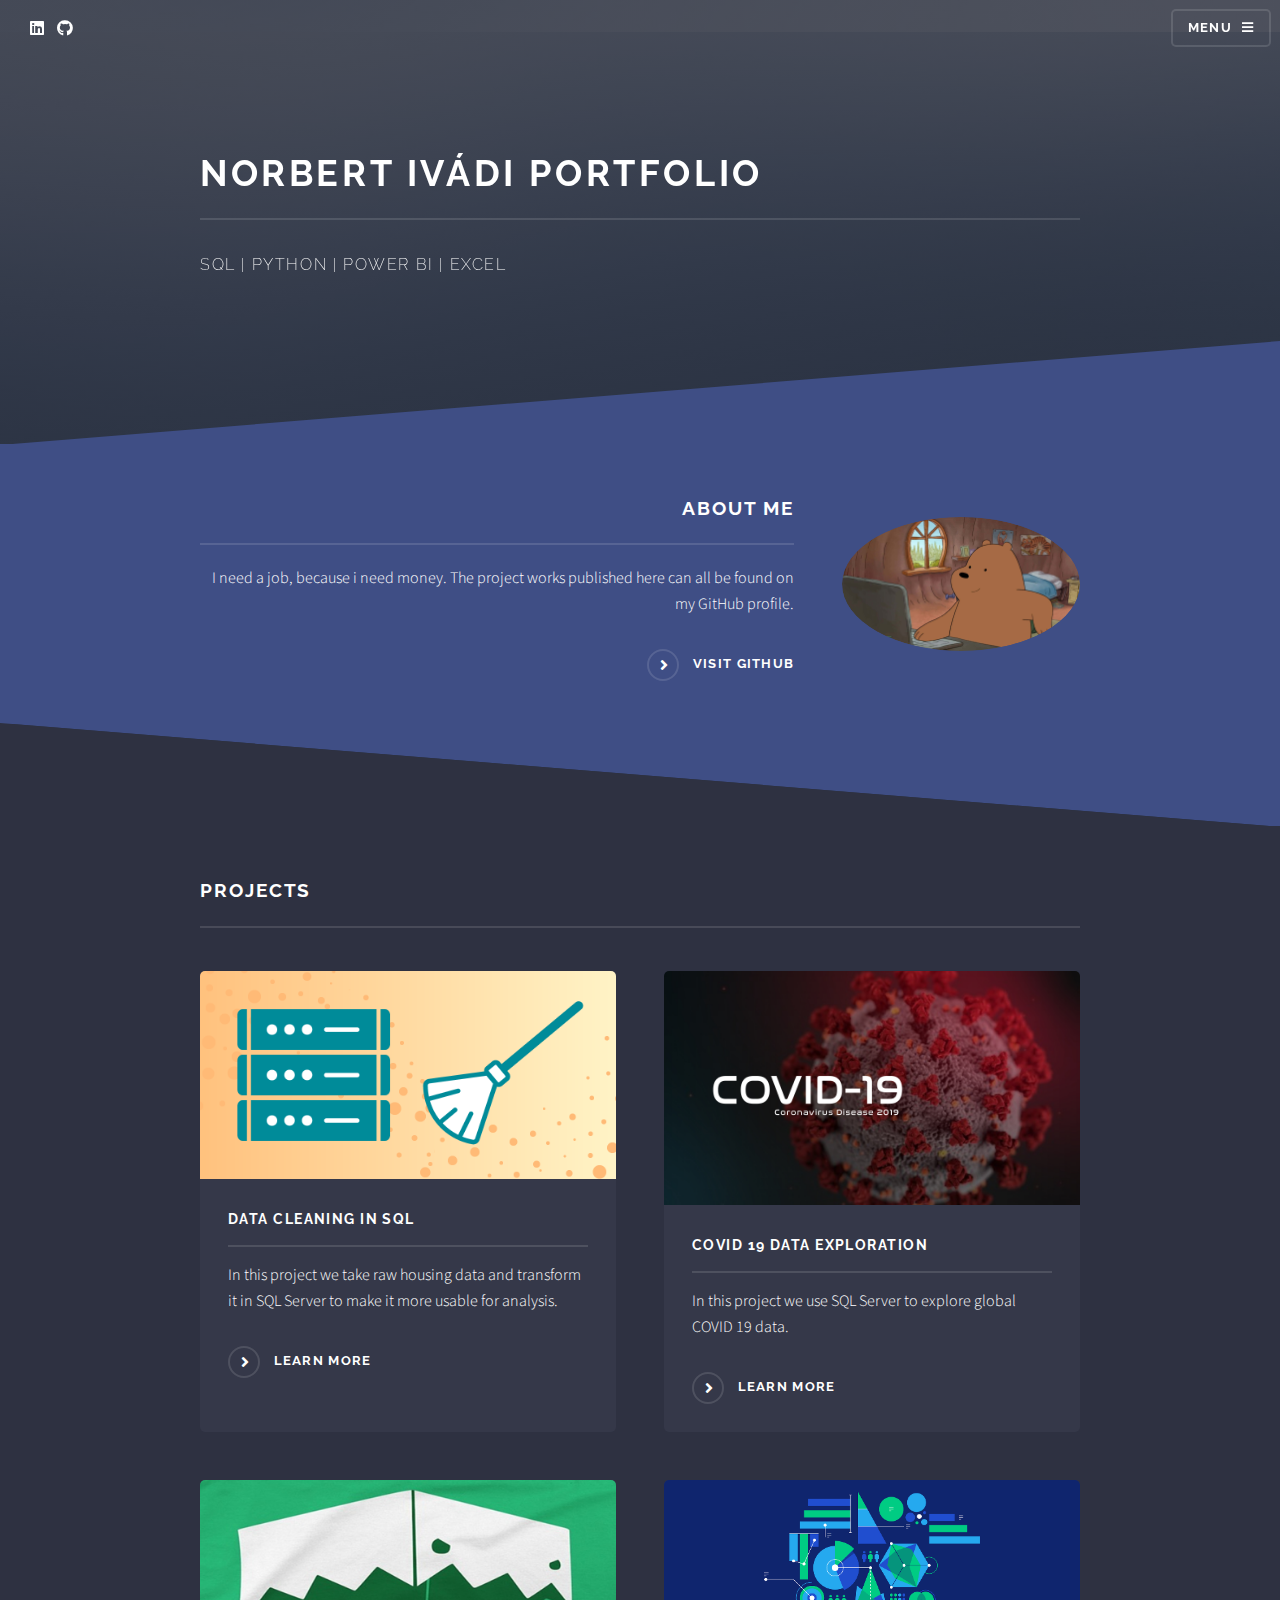
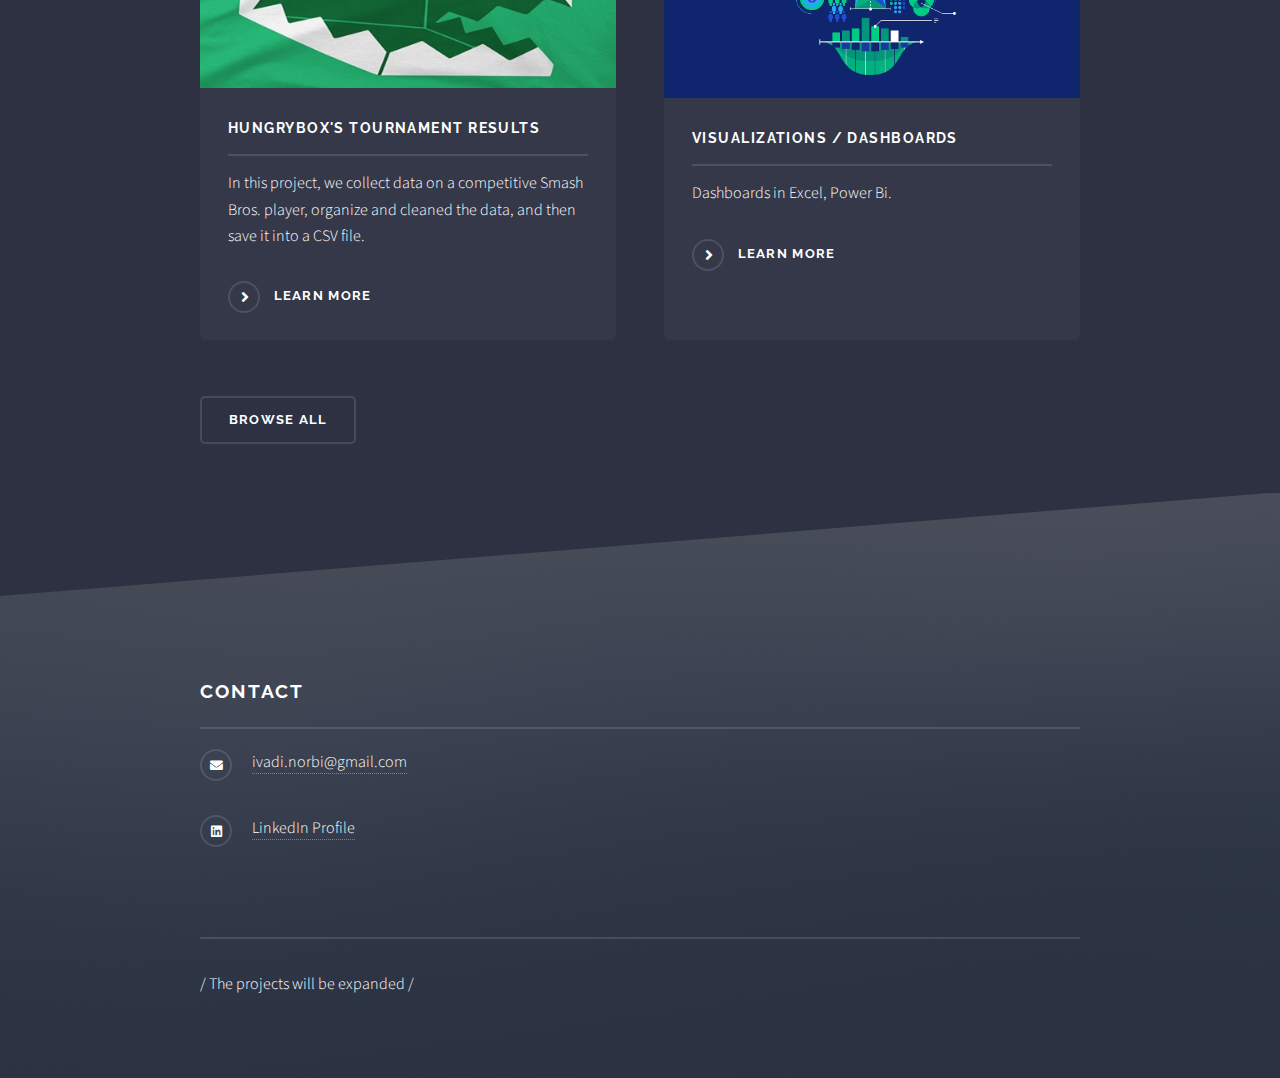
<file: index.html>
<!DOCTYPE HTML>
<html>
	<head>
		<title>IvNorbi</title>
		<meta charset="utf-8" />
		<meta name="viewport" content="width=device-width, initial-scale=1, user-scalable=no" />
		<link rel="stylesheet" href="assets/css/main.css" />
		<noscript><link rel="stylesheet" href="assets/css/noscript.css" /></noscript>
	</head>
	<body class="is-preload">

		<!-- Page Wrapper -->
			<div id="page-wrapper">

				<!-- Header -->
				<ul class="icons">
				</ul>
					<header id="header" class="alt">
						<a href="https://www.linkedin.com/in/norbert-ivadi/" class="icon brands fa-linkedin"  target="_blank" rel="noopener noreferrer"><span class="label">LinkedIn</span></a>
						<a href="https://github.com/IvNorbi" class="icon brands fa-github"  target="_blank" rel="noopener noreferrer"><span class="label" id="github">Github</span></a>
						<nav>
							<a href="#menu">Menu</a>
						</nav>
					</header>
					</ul>

				<!-- Menu -->
					<nav id="menu">
						<div class="inner">
							<h2>Menu</h2>
							<ul class="links">
								<li><a href="index.html">Home</a></li>
								<li><a href="#about-me">About me</a></li>
								<li><a href="#projects">Projects</a></li>
								<li><a href="#contact">Contact</a></li>
							</ul>
							<a href="#" class="close">Close</a>
						</div>
					</nav>

				<!-- Banner -->
					<section id="banner">
						<div class="inner">
							<!-- <div class="logo"><span class="icon fa-gem"></span></div> -->
							<h2>NORBERT IVÁDI PORTFOLIO</h2>
							<p>SQL | Python | Power Bi | Excel</p>
						</div>
					</section>

				<!-- Wrapper -->
					<section id="wrapper">

						<!-- One -->
							<!-- <section id="one" class="wrapper spotlight style1">
								<div class="inner">
									<a href="#" class="image"><img src="images/pic01.jpg" alt="" /></a>
									<div class="content">
										<h2 class="major">Magna arcu feugiat</h2>
										<p>Lorem ipsum dolor sit amet, etiam lorem adipiscing elit. Cras turpis ante, nullam sit amet turpis non, sollicitudin posuere urna. Mauris id tellus arcu. Nunc vehicula id nulla dignissim dapibus. Nullam ultrices, neque et faucibus viverra, ex nulla cursus.</p>
										<a href="#" class="special">Learn more</a>
									</div>
								</div>
							</section> -->

						<!-- Two -->
							<!-- <section id="two" class="wrapper alt spotlight style2">
								<div class="inner">
									<a href="#" class="image"><img src="images/pic02.jpg" alt="" /></a>
									<div class="content">
										<h2 class="major">Tempus adipiscing</h2>
										<p>Lorem ipsum dolor sit amet, etiam lorem adipiscing elit. Cras turpis ante, nullam sit amet turpis non, sollicitudin posuere urna. Mauris id tellus arcu. Nunc vehicula id nulla dignissim dapibus. Nullam ultrices, neque et faucibus viverra, ex nulla cursus.</p>
										<a href="#" class="special">Learn more</a>
									</div>
								</div>
							</section> -->

						<!-- Three -->
							<section id="three" class="wrapper spotlight style3">
								<div class="inner">
									<a href="#" class="image"><img src="images/pic03.jpg" alt="" /></a>
									<div class="content">
										<h2 class="major" id="about-me">About me</h2>
										<p>I need a job, because i need money. The project works published here can all be found on my GitHub profile.</p>
										<a href="https://github.com/IvNorbi" class="special" target="_blank" rel="noopener noreferrer">VISIT GITHUB</a>
									</div>
								</div>
							</section>

						<!-- Four -->
							<section id="four" class="wrapper alt style1">
								<div class="inner">
									<h2 class="major" id="projects">PROJECTS</h2>
									<!-- <p>Test.</p> -->
									<section class="features">
										<article>
											<a href="#" class="image"><img src="images/pic04.jpg" alt="" /></a>
											<h3 class="major">Data Cleaning in SQL</h3>
											<p>In this project we take raw housing data and transform it in SQL Server to make it more usable for analysis.</p>
											<a href="https://github.com/IvNorbi/SQL-codes/blob/main/SQL%20Data%20Cleaning.sql" class="special" target="_blank" rel="noopener noreferrer">Learn more</a>
										</article>
										<article>
											<a href="#" class="image"><img src="images/pic05.jpg" alt="" /></a>
											<h3 class="major">COVID 19 Data Exploration</h3>
											<p>In this project we use SQL Server to explore global COVID 19 data.</p>
											<a href="https://github.com/IvNorbi/SQL-codes/blob/main/Covid19SQL.sql" class="special" target="_blank" rel="noopener noreferrer">Learn more</a>
										</article>
										<article>
											<a href="#" class="image"><img src="images/pic06.jpg" alt="" /></a>
											<h3 class="major">Hungrybox's Tournament Results</h3>
											<p>In this project, we collect data on a competitive Smash Bros. player, organize and cleaned the data, and then save it into a CSV file.</p>
											<a href="https://github.com/IvNorbi/PYTHON-Codes/blob/main/hungrybox_results.ipynb" class="special" target="_blank" rel="noopener noreferrer">Learn more</a>
										</article>
										<article>
											<a href="#" class="image"><img src="images/pic07.jpg" alt="" /></a>
											<h3 class="major">Visualizations / Dashboards</h3>
											<p>Dashboards in Excel, Power Bi.</p>
											<a href="dashboards.html" class="special">Learn more</a>
										</article>
									</section>
									<ul class="actions">
										<li><a href="#" class="button">Browse All</a></li>
									</ul>
								</div>
							</section>

					</section>

				<!-- Footer -->
					<section id="footer">
						<div class="inner">
							<h2 class="major" id="contact">Contact</h2>
							<!-- <form method="post" action="#">
								<div class="fields">
									<div class="field">
										<label for="name">Name</label>
										<input type="text" name="name" id="name" />
									</div>
									<div class="field">
										<label for="email">Email</label>
										<input type="email" name="email" id="email" />
									</div>
									<div class="field">
										<label for="message">Message</label>
										<textarea name="message" id="message" rows="4"></textarea>
									</div>
								</div>
								<ul class="actions">
									<li><input type="submit" value="Send Message" /></li>
								</ul>
							</form> -->
							<ul class="contact">
								<li class="icon solid fa-envelope"><a href="#">ivadi.norbi@gmail.com</a></li>
								<li class="icon brands fa-linkedin"><a href="https://www.linkedin.com/in/norbert-ivadi/">LinkedIn Profile</a></li>
							</ul>
							<ul class="copyright">
								/ The projects will be expanded /
							</ul>
						</div>
					</section>

			</div>

		<!-- Scripts -->
			<script src="assets/js/jquery.min.js"></script>
			<script src="assets/js/jquery.scrollex.min.js"></script>
			<script src="assets/js/browser.min.js"></script>
			<script src="assets/js/breakpoints.min.js"></script>
			<script src="assets/js/util.js"></script>
			<script src="assets/js/main.js"></script>

	</body>
</html>
</file>
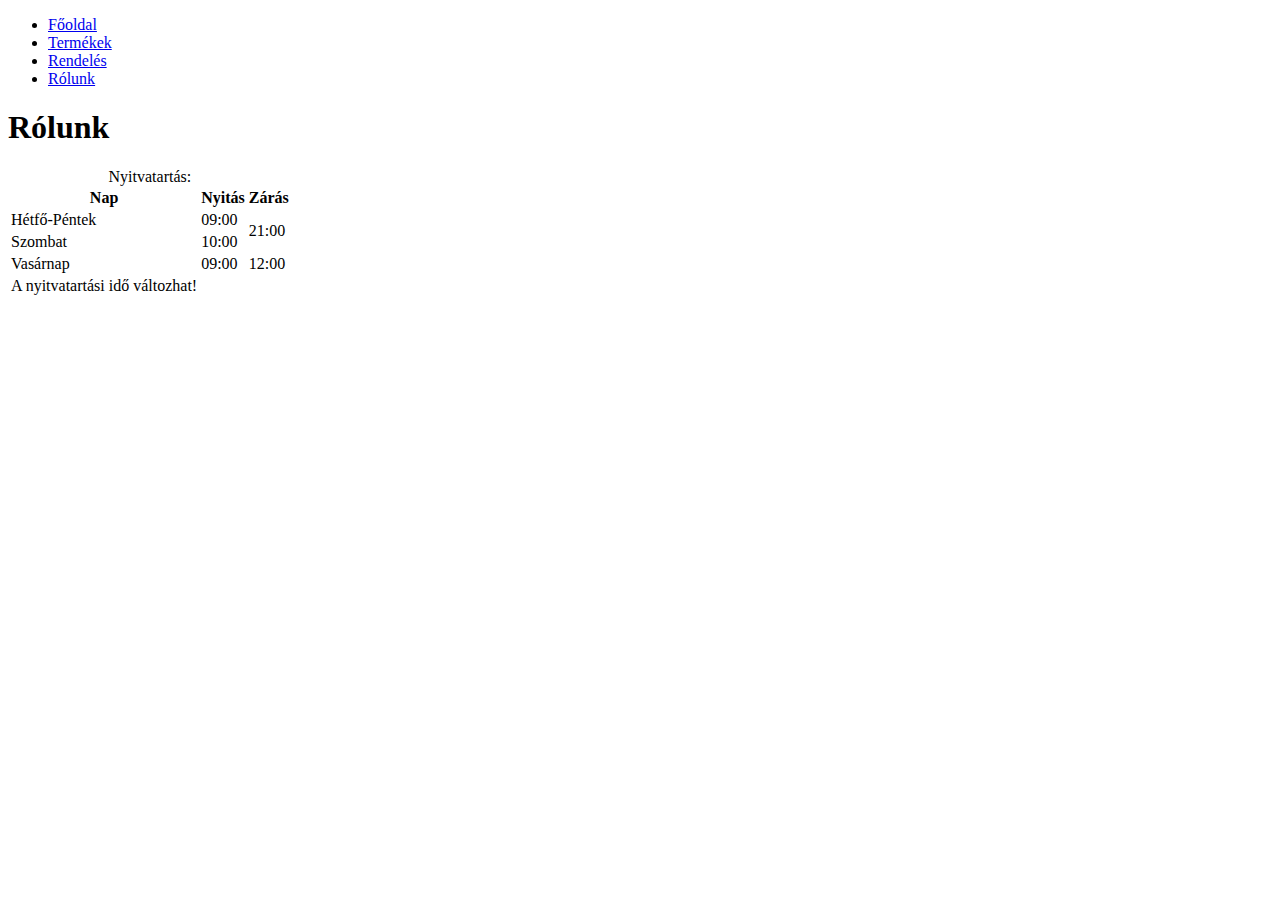
<file: about.html>
<!DOCTYPE html>
<html lang="en">

<head>
    <meta charset="UTF-8">
    <meta name="viewport" content="width=device-width, initial-scale=1.0">
    <title>Document</title>
</head>

<body>
    <ul>
        <li>
            <a href="/">Főoldal</a>
        </li>
        <li>
            <a href="/">Termékek</a>
        </li>
        <li>
            <a href="/">Rendelés</a>
        </li>
        <li>
            <a href="about.html">Rólunk</a>
        </li>
    </ul>
    <h1>Rólunk</h1>

    <table>
        <caption>Nyitvatartás:</caption>

        <thead>
            <tr>
                <th>Nap</th>
                <th>Nyitás</th>
                <th>Zárás</th>
            </tr>
        </thead>
        <tbody>

            <tr>
                <td>Hétfő-Péntek</td>
                <td>09:00</td>
                <td rowspan="2">21:00</td>
            </tr>
            <tr>
                <td>Szombat</td>
                <td>10:00</td>
               
            </tr>
            <tr>
                <td>Vasárnap</td>
                <td>09:00</td>
                <td>12:00</td>

        </tbody>
        <tfoot>
            <tr>
                <td>A nyitvatartási idő változhat!</td>
            </tr>
        </tfoot>

        </tr>
    </table>

</body>

</html>
</file>
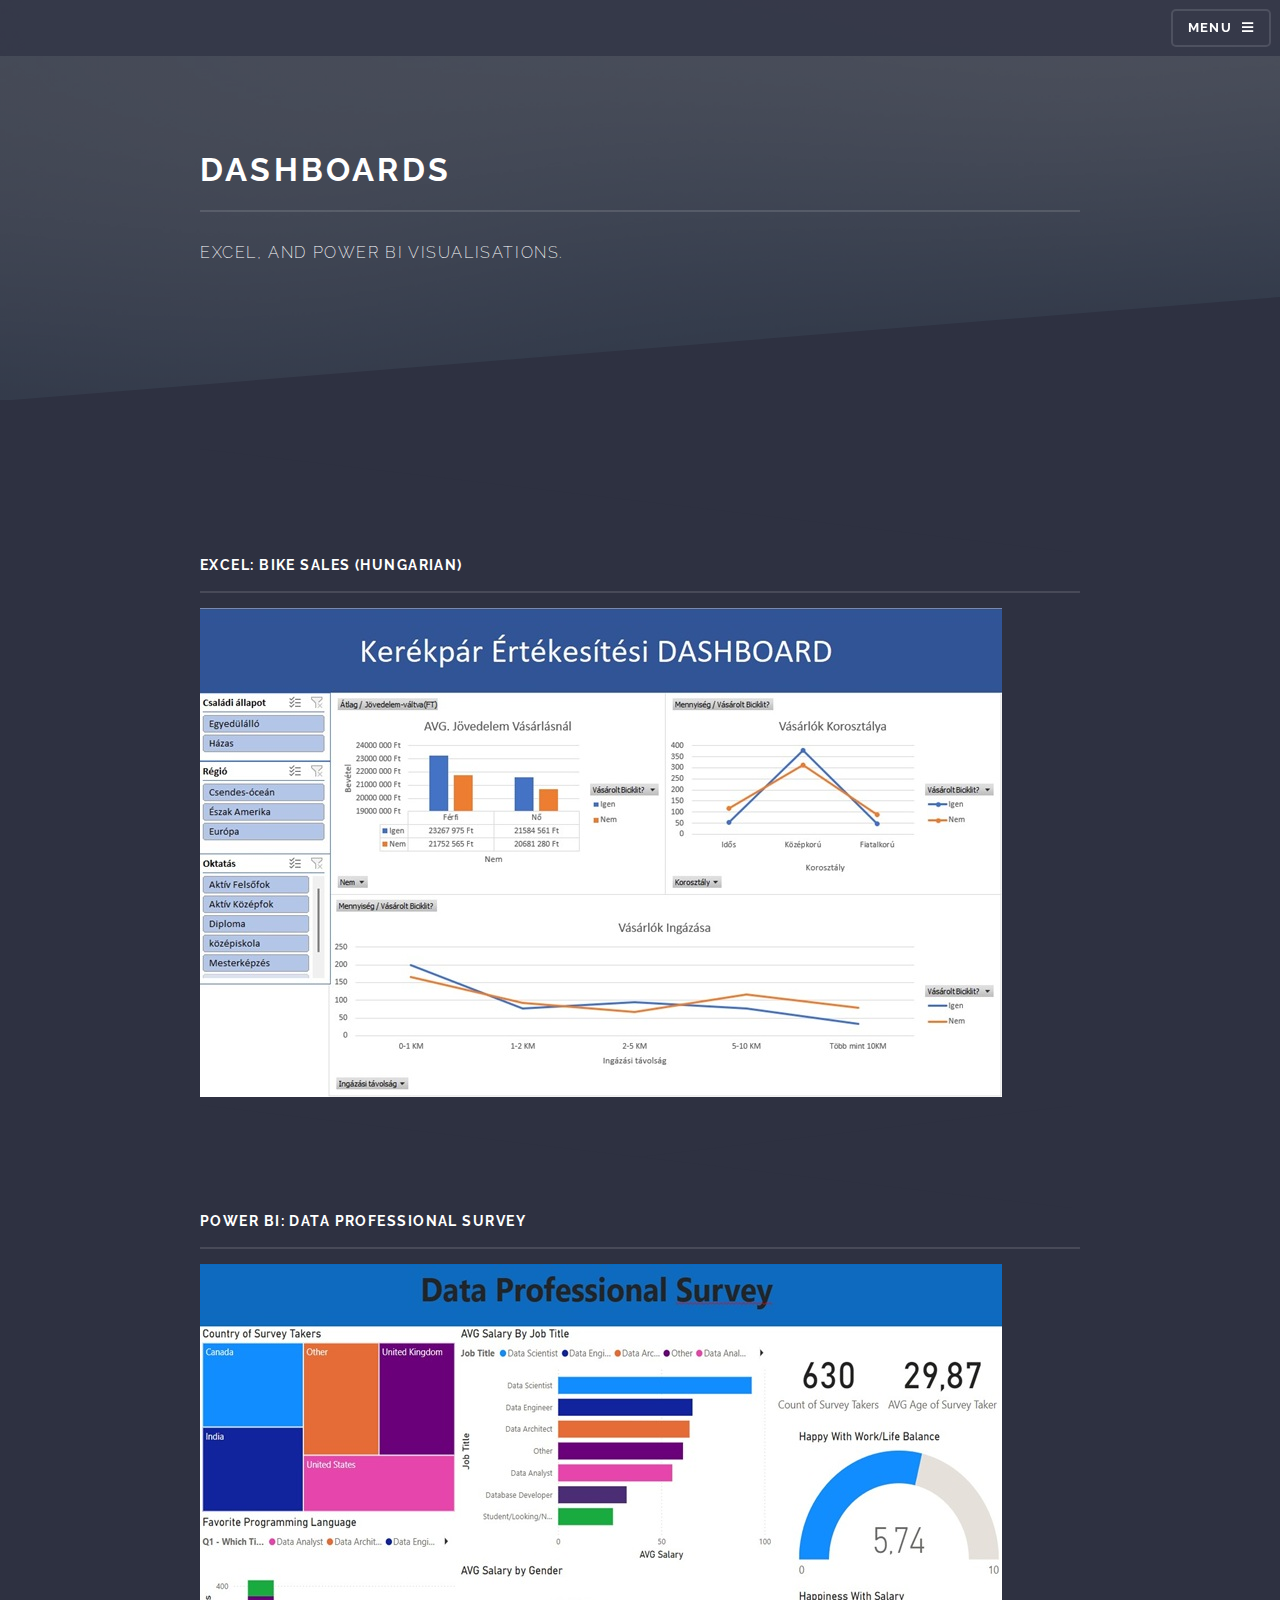
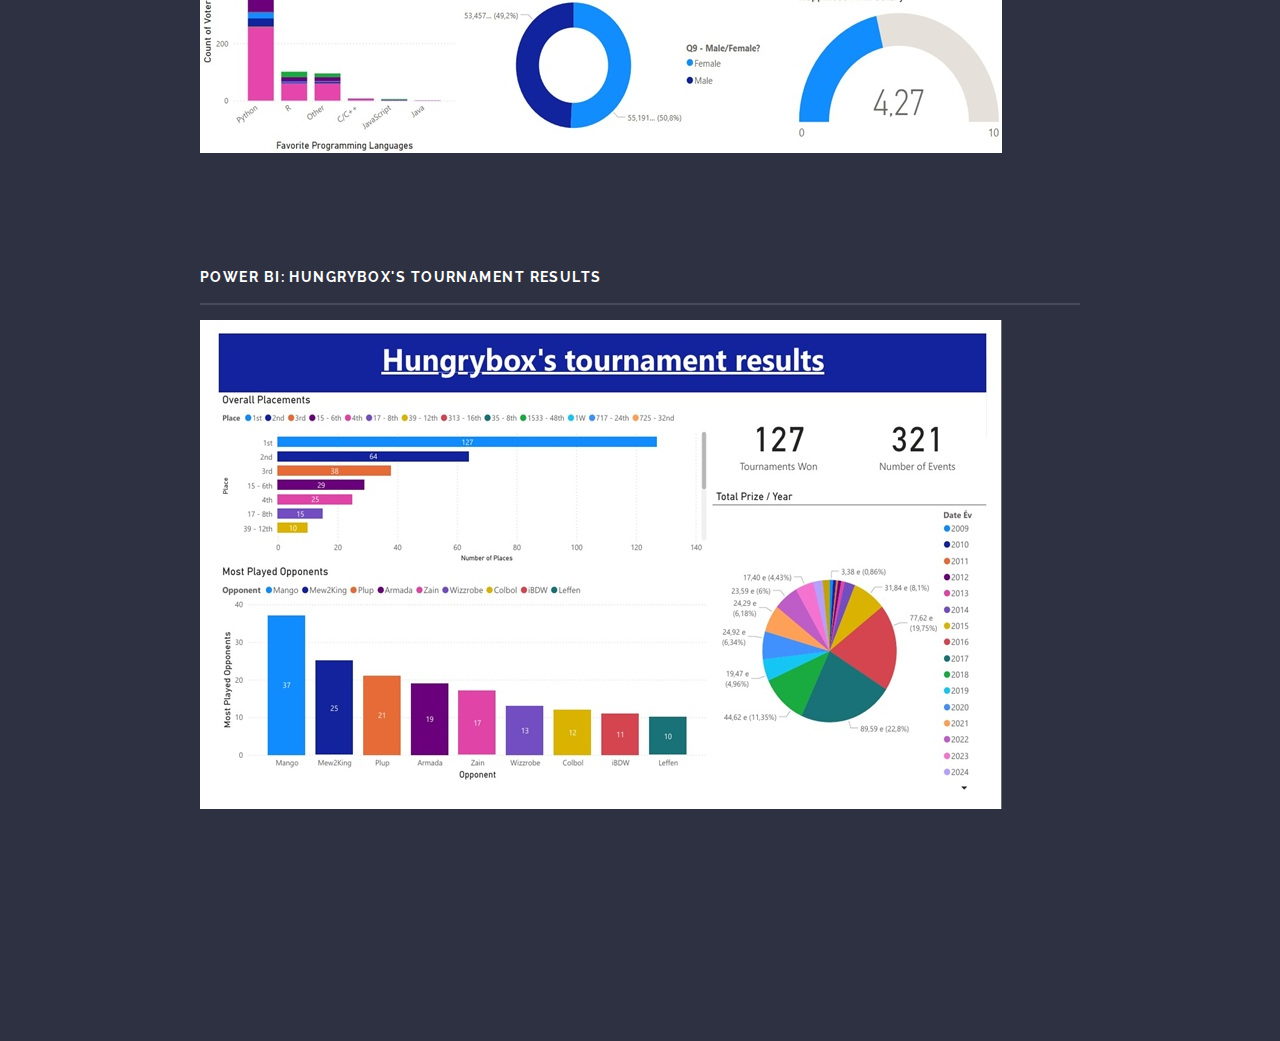
<file: dashboards.html>
<!DOCTYPE HTML>
<html>
	<head>
		<title>IvNorbi/Dashboards</title>
		<meta charset="utf-8" />
		<meta name="viewport" content="width=device-width, initial-scale=1, user-scalable=no" />
		<link rel="stylesheet" href="assets/css/main.css" />
		<noscript><link rel="stylesheet" href="assets/css/noscript.css" /></noscript>
	</head>
	<body class="is-preload">

		<!-- Page Wrapper -->
			<div id="page-wrapper">

				<!-- Header -->
					<header id="header">
						<nav>
							<a href="#menu">Menu</a>
						</nav>
					</header>

				<!-- Menu -->
				<nav id="menu">
					<div class="inner">
						<h2>Menu</h2>
						<ul class="links">
							<li><a href="index.html">Home</a></li>
						</ul>
						<a href="#" class="close">Close</a>
					</div>
				</nav>

				<!-- Wrapper -->
					<section id="wrapper">
						<header>
							<div class="inner">
								<h2>Dashboards</h2>
								<p>Excel, and Power Bi visualisations.</p>
							</div>
						</header>

						<!-- Content -->
							<div class="wrapper">
								<div class="inner">
									<section class="wrapper alt style1">
										<h3 class="major">EXCEL: Bike Sales (Hungarian)</h3>
										<img src="images/bikesales.jpg" alt="bikesales">
									</section>
									<section class="wrapper alt style1">
										<h3 class="major">Power Bi: Data Professional Survey</h3>
										<img src="images/datasurvey.jpg" alt="datasurvey">
									</section>
									<section class="wrapper alt style1">
										<h3 class="major">Power Bi: Hungrybox's tournament results</h3>
										<img src="images/hbox.jpg" alt="hbox">
									</section>
								</div>
							</div>

					</section>

				<!-- Footer -->

			</div>

		<!-- Scripts -->
			<script src="assets/js/jquery.min.js"></script>
			<script src="assets/js/jquery.scrollex.min.js"></script>
			<script src="assets/js/browser.min.js"></script>
			<script src="assets/js/breakpoints.min.js"></script>
			<script src="assets/js/util.js"></script>
			<script src="assets/js/main.js"></script>

	</body>
</html>
</file>
<file: assets/css/noscript.css>
/* Banner */

	body.is-preload #banner .logo {
		-moz-transform: none;
		-webkit-transform: none;
		-ms-transform: none;
		transform: none;
		opacity: 1;
	}

	body.is-preload #banner h2 {
		opacity: 1;
		-moz-transform: none;
		-webkit-transform: none;
		-ms-transform: none;
		transform: none;
		-moz-filter: none;
		-webkit-filter: none;
		-ms-filter: none;
		filter: none;
	}

	body.is-preload #banner p {
		opacity: 01;
		-moz-transform: none;
		-webkit-transform: none;
		-ms-transform: none;
		transform: none;
		-moz-filter: none;
		-webkit-filter: none;
		-ms-filter: none;
		filter: none;
	}
</file>
<file: assets/css/main.css>
@import url(fontawesome-all.min.css);
@import url("https://fonts.googleapis.com/css?family=Raleway:200,700|Source+Sans+Pro:300,600,300italic,600italic");


html, body, div, span, applet, object,
iframe, h1, h2, h3, h4, h5, h6, p, blockquote,
pre, a, abbr, acronym, address, big, cite,
code, del, dfn, em, img, ins, kbd, q, s, samp,
small, strike, strong, sub, sup, tt, var, b,
u, i, center, dl, dt, dd, ol, ul, li, fieldset,
form, label, legend, table, caption, tbody,
tfoot, thead, tr, th, td, article, aside,
canvas, details, embed, figure, figcaption,
footer, header, hgroup, menu, nav, output, ruby,
section, summary, time, mark, audio, video {
	margin: 0;
	padding: 0;
	border: 0;
	font-size: 100%;
	font: inherit;
	vertical-align: baseline;}

article, aside, details, figcaption, figure,
footer, header, hgroup, menu, nav, section {
	display: block;}

body {
	line-height: 1;
}

ol, ul {
	list-style: none;
}

blockquote, q {
	quotes: none;
}

	blockquote:before, blockquote:after, q:before, q:after {
		content: '';
		content: none;
	}

table {
	border-collapse: collapse;
	border-spacing: 0;
}

body {
	-webkit-text-size-adjust: none;
}

mark {
	background-color: transparent;
	color: inherit;
}

input::-moz-focus-inner {
	border: 0;
	padding: 0;
}

input, select, textarea {
	-moz-appearance: none;
	-webkit-appearance: none;
	-ms-appearance: none;
	appearance: none;
}


/* Basic */

	@-ms-viewport {
		width: device-width;
	}

	body {
		-ms-overflow-style: scrollbar;
	}

	@media screen and (max-width: 480px) {

		html, body {
			min-width: 320px;
		}

	}

	html {
		box-sizing: border-box;
	}

	*, *:before, *:after {
		box-sizing: inherit;
	}

	body {
		background-color: #2e3141;
		background-image: linear-gradient(to top, rgba(46, 49, 65, 0.8), rgba(46, 49, 65, 0.8)), url("../../images/bg.jpg");
		background-size: auto,
 cover;
		background-attachment: fixed,
 fixed;
		background-position: center,
 center;
	}

		body.is-preload *, body.is-preload *:before, body.is-preload *:after {
			-moz-animation: none !important;
			-webkit-animation: none !important;
			-ms-animation: none !important;
			animation: none !important;
			-moz-transition: none !important;
			-webkit-transition: none !important;
			-ms-transition: none !important;
			transition: none !important;
		}

/* Type */

	body, input, select, textarea {
		color: #ffffff;
		font-family: "Source Sans Pro", Helvetica, sans-serif;
		font-size: 16.5pt;
		font-weight: 300;
		line-height: 1.65;
	}

		@media screen and (max-width: 1680px) {

			body, input, select, textarea {
				font-size: 13pt;
			}

		}

		@media screen and (max-width: 1280px) {

			body, input, select, textarea {
				font-size: 12pt;
			}

		}

		@media screen and (max-width: 980px) {

			body, input, select, textarea {
				font-size: 12pt;
			}

		}

		@media screen and (max-width: 736px) {

			body, input, select, textarea {
				font-size: 12pt;
			}

		}

		@media screen and (max-width: 480px) {

			body, input, select, textarea {
				font-size: 12pt;
			}

		}

	a {
		-moz-transition: color 0.2s ease-in-out, border-bottom-color 0.2s ease-in-out;
		-webkit-transition: color 0.2s ease-in-out, border-bottom-color 0.2s ease-in-out;
		-ms-transition: color 0.2s ease-in-out, border-bottom-color 0.2s ease-in-out;
		transition: color 0.2s ease-in-out, border-bottom-color 0.2s ease-in-out;
		border-bottom: dotted 1px rgba(255, 255, 255, 0.35);
		color: #ffffff;
		text-decoration: none;
	}

		a:hover {
			border-bottom-color: transparent;
			color: #ffffff !important;
		}

		a.special:not(.button) {
			text-decoration: none;
			border-bottom: 0;
			display: block;
			font-family: Raleway, Helvetica, sans-serif;
			font-size: 0.8em;
			font-weight: 700;
			letter-spacing: 0.1em;
			margin: 0 0 2em 0;
			text-transform: uppercase;
		}

			a.special:not(.button):before {
				-moz-osx-font-smoothing: grayscale;
				-webkit-font-smoothing: antialiased;
				display: inline-block;
				font-style: normal;
				font-variant: normal;
				text-rendering: auto;
				line-height: 1;
				text-transform: none !important;
				font-family: 'Font Awesome 5 Free';
				font-weight: 900;
			}

			a.special:not(.button):before {
				-moz-transition: background-color 0.2s ease-in-out;
				-webkit-transition: background-color 0.2s ease-in-out;
				-ms-transition: background-color 0.2s ease-in-out;
				transition: background-color 0.2s ease-in-out;
				border-radius: 100%;
				border: solid 2px rgba(255, 255, 255, 0.125);
				content: '\f105';
				display: inline-block;
				font-size: 1.25em;
				height: 2em;
				line-height: 1.75em;
				margin-right: 0.85em;
				text-align: center;
				text-indent: 0.15em;
				vertical-align: middle;
				width: 2em;
			}

			a.special:not(.button):hover:before {
				background-color: rgba(255, 255, 255, 0.025);
			}

			a.special:not(.button):active:before {
				background-color: rgba(255, 255, 255, 0.075);
			}

	strong, b {
		color: #ffffff;
		font-weight: 600;
	}

	em, i {
		font-style: italic;
	}

	p {
		margin: 0 0 2em 0;
	}

	h1, h2, h3, h4, h5, h6 {
		color: #ffffff;
		font-family: Raleway, Helvetica, sans-serif;
		font-weight: 700;
		letter-spacing: 0.1em;
		margin: 0 0 1em 0;
		text-transform: uppercase;
	}

		h1 a, h2 a, h3 a, h4 a, h5 a, h6 a {
			color: inherit;
			text-decoration: none;
			border-bottom: 0;
		}

		h1 span, h2 span, h3 span, h4 span, h5 span, h6 span {
			font-weight: 200;
		}

		h1.major, h2.major, h3.major, h4.major, h5.major, h6.major {
			padding-bottom: 1em;
			border-bottom: solid 2px rgba(255, 255, 255, 0.125);
		}

	h2 {
		font-size: 1.2em;
	}

	h3 {
		font-size: 0.9em;
	}

	h4 {
		font-size: 0.7em;
	}

	h5 {
		font-size: 0.7em;
	}

	h6 {
		font-size: 0.7em;
	}

	@media screen and (max-width: 736px) {

		h2 {
			font-size: 1em;
		}

		h3 {
			font-size: 0.8em;
		}

	}

	sub {
		font-size: 0.8em;
		position: relative;
		top: 0.5em;
	}

	sup {
		font-size: 0.8em;
		position: relative;
		top: -0.5em;
	}

	blockquote {
		border-left: solid 4px rgba(255, 255, 255, 0.125);
		font-style: italic;
		margin: 0 0 2em 0;
		padding: 0.5em 0 0.5em 2em;
	}

	code {
		background: rgba(255, 255, 255, 0.025);
		border-radius: 5px;
		border: solid 2px rgba(255, 255, 255, 0.125);
		font-family: "Courier New", monospace;
		font-size: 0.9em;
		margin: 0 0.25em;
		padding: 0.25em 0.65em;
	}

	pre {
		-webkit-overflow-scrolling: touch;
		font-family: "Courier New", monospace;
		font-size: 0.9em;
		margin: 0 0 2em 0;
	}

		pre code {
			display: block;
			line-height: 1.75em;
			padding: 1em 1.5em;
			overflow-x: auto;
		}

	hr {
		border: 0;
		border-bottom: solid 2px rgba(255, 255, 255, 0.125);
		margin: 2.5em 0;
	}

		hr.major {
			margin: 4em 0;
		}

	.align-left {
		text-align: left;
	}

	.align-center {
		text-align: center;
	}

	.align-right {
		text-align: right;
	}

/* Row */

	.row {
		display: flex;
		flex-wrap: wrap;
		box-sizing: border-box;
		align-items: stretch;
	}

		.row > * {
			box-sizing: border-box;
		}

		.row.gtr-uniform > * > :last-child {
			margin-bottom: 0;
		}

		.row.aln-left {
			justify-content: flex-start;
		}

		.row.aln-center {
			justify-content: center;
		}

		.row.aln-right {
			justify-content: flex-end;
		}

		.row.aln-top {
			align-items: flex-start;
		}

		.row.aln-middle {
			align-items: center;
		}

		.row.aln-bottom {
			align-items: flex-end;
		}

		.row > .imp {
			order: -1;
		}

		.row > .col-1 {
			width: 8.33333%;
		}

		.row > .off-1 {
			margin-left: 8.33333%;
		}

		.row > .col-2 {
			width: 16.66667%;
		}

		.row > .off-2 {
			margin-left: 16.66667%;
		}

		.row > .col-3 {
			width: 25%;
		}

		.row > .off-3 {
			margin-left: 25%;
		}

		.row > .col-4 {
			width: 33.33333%;
		}

		.row > .off-4 {
			margin-left: 33.33333%;
		}

		.row > .col-5 {
			width: 41.66667%;
		}

		.row > .off-5 {
			margin-left: 41.66667%;
		}

		.row > .col-6 {
			width: 50%;
		}

		.row > .off-6 {
			margin-left: 50%;
		}

		.row > .col-7 {
			width: 58.33333%;
		}

		.row > .off-7 {
			margin-left: 58.33333%;
		}

		.row > .col-8 {
			width: 66.66667%;
		}

		.row > .off-8 {
			margin-left: 66.66667%;
		}

		.row > .col-9 {
			width: 75%;
		}

		.row > .off-9 {
			margin-left: 75%;
		}

		.row > .col-10 {
			width: 83.33333%;
		}

		.row > .off-10 {
			margin-left: 83.33333%;
		}

		.row > .col-11 {
			width: 91.66667%;
		}

		.row > .off-11 {
			margin-left: 91.66667%;
		}

		.row > .col-12 {
			width: 100%;
		}

		.row > .off-12 {
			margin-left: 100%;
		}

		.row.gtr-0 {
			margin-top: 0;
			margin-left: 0em;
		}

			.row.gtr-0 > * {
				padding: 0 0 0 0em;
			}

			.row.gtr-0.gtr-uniform {
				margin-top: 0em;
			}

				.row.gtr-0.gtr-uniform > * {
					padding-top: 0em;
				}

		.row.gtr-25 {
			margin-top: 0;
			margin-left: -0.4375em;
		}

			.row.gtr-25 > * {
				padding: 0 0 0 0.4375em;
			}

			.row.gtr-25.gtr-uniform {
				margin-top: -0.4375em;
			}

				.row.gtr-25.gtr-uniform > * {
					padding-top: 0.4375em;
				}

		.row.gtr-50 {
			margin-top: 0;
			margin-left: -0.875em;
		}

			.row.gtr-50 > * {
				padding: 0 0 0 0.875em;
			}

			.row.gtr-50.gtr-uniform {
				margin-top: -0.875em;
			}

				.row.gtr-50.gtr-uniform > * {
					padding-top: 0.875em;
				}

		.row {
			margin-top: 0;
			margin-left: -1.75em;
		}

			.row > * {
				padding: 0 0 0 1.75em;
			}

			.row.gtr-uniform {
				margin-top: -1.75em;
			}

				.row.gtr-uniform > * {
					padding-top: 1.75em;
				}

		.row.gtr-150 {
			margin-top: 0;
			margin-left: -2.625em;
		}

			.row.gtr-150 > * {
				padding: 0 0 0 2.625em;
			}

			.row.gtr-150.gtr-uniform {
				margin-top: -2.625em;
			}

				.row.gtr-150.gtr-uniform > * {
					padding-top: 2.625em;
				}

		.row.gtr-200 {
			margin-top: 0;
			margin-left: -3.5em;
		}

			.row.gtr-200 > * {
				padding: 0 0 0 3.5em;
			}

			.row.gtr-200.gtr-uniform {
				margin-top: -3.5em;
			}

				.row.gtr-200.gtr-uniform > * {
					padding-top: 3.5em;
				}

		@media screen and (max-width: 1680px) {

			.row {
				display: flex;
				flex-wrap: wrap;
				box-sizing: border-box;
				align-items: stretch;
			}

				.row > * {
					box-sizing: border-box;
				}

				.row.gtr-uniform > * > :last-child {
					margin-bottom: 0;
				}

				.row.aln-left {
					justify-content: flex-start;
				}

				.row.aln-center {
					justify-content: center;
				}

				.row.aln-right {
					justify-content: flex-end;
				}

				.row.aln-top {
					align-items: flex-start;
				}

				.row.aln-middle {
					align-items: center;
				}

				.row.aln-bottom {
					align-items: flex-end;
				}

				.row > .imp-xlarge {
					order: -1;
				}

				.row > .col-1-xlarge {
					width: 8.33333%;
				}

				.row > .off-1-xlarge {
					margin-left: 8.33333%;
				}

				.row > .col-2-xlarge {
					width: 16.66667%;
				}

				.row > .off-2-xlarge {
					margin-left: 16.66667%;
				}

				.row > .col-3-xlarge {
					width: 25%;
				}

				.row > .off-3-xlarge {
					margin-left: 25%;
				}

				.row > .col-4-xlarge {
					width: 33.33333%;
				}

				.row > .off-4-xlarge {
					margin-left: 33.33333%;
				}

				.row > .col-5-xlarge {
					width: 41.66667%;
				}

				.row > .off-5-xlarge {
					margin-left: 41.66667%;
				}

				.row > .col-6-xlarge {
					width: 50%;
				}

				.row > .off-6-xlarge {
					margin-left: 50%;
				}

				.row > .col-7-xlarge {
					width: 58.33333%;
				}

				.row > .off-7-xlarge {
					margin-left: 58.33333%;
				}

				.row > .col-8-xlarge {
					width: 66.66667%;
				}

				.row > .off-8-xlarge {
					margin-left: 66.66667%;
				}

				.row > .col-9-xlarge {
					width: 75%;
				}

				.row > .off-9-xlarge {
					margin-left: 75%;
				}

				.row > .col-10-xlarge {
					width: 83.33333%;
				}

				.row > .off-10-xlarge {
					margin-left: 83.33333%;
				}

				.row > .col-11-xlarge {
					width: 91.66667%;
				}

				.row > .off-11-xlarge {
					margin-left: 91.66667%;
				}

				.row > .col-12-xlarge {
					width: 100%;
				}

				.row > .off-12-xlarge {
					margin-left: 100%;
				}

				.row.gtr-0 {
					margin-top: 0;
					margin-left: 0em;
				}

					.row.gtr-0 > * {
						padding: 0 0 0 0em;
					}

					.row.gtr-0.gtr-uniform {
						margin-top: 0em;
					}

						.row.gtr-0.gtr-uniform > * {
							padding-top: 0em;
						}

				.row.gtr-25 {
					margin-top: 0;
					margin-left: -0.4375em;
				}

					.row.gtr-25 > * {
						padding: 0 0 0 0.4375em;
					}

					.row.gtr-25.gtr-uniform {
						margin-top: -0.4375em;
					}

						.row.gtr-25.gtr-uniform > * {
							padding-top: 0.4375em;
						}

				.row.gtr-50 {
					margin-top: 0;
					margin-left: -0.875em;
				}

					.row.gtr-50 > * {
						padding: 0 0 0 0.875em;
					}

					.row.gtr-50.gtr-uniform {
						margin-top: -0.875em;
					}

						.row.gtr-50.gtr-uniform > * {
							padding-top: 0.875em;
						}

				.row {
					margin-top: 0;
					margin-left: -1.75em;
				}

					.row > * {
						padding: 0 0 0 1.75em;
					}

					.row.gtr-uniform {
						margin-top: -1.75em;
					}

						.row.gtr-uniform > * {
							padding-top: 1.75em;
						}

				.row.gtr-150 {
					margin-top: 0;
					margin-left: -2.625em;
				}

					.row.gtr-150 > * {
						padding: 0 0 0 2.625em;
					}

					.row.gtr-150.gtr-uniform {
						margin-top: -2.625em;
					}

						.row.gtr-150.gtr-uniform > * {
							padding-top: 2.625em;
						}

				.row.gtr-200 {
					margin-top: 0;
					margin-left: -3.5em;
				}

					.row.gtr-200 > * {
						padding: 0 0 0 3.5em;
					}

					.row.gtr-200.gtr-uniform {
						margin-top: -3.5em;
					}

						.row.gtr-200.gtr-uniform > * {
							padding-top: 3.5em;
						}

		}

		@media screen and (max-width: 1280px) {

			.row {
				display: flex;
				flex-wrap: wrap;
				box-sizing: border-box;
				align-items: stretch;
			}

				.row > * {
					box-sizing: border-box;
				}

				.row.gtr-uniform > * > :last-child {
					margin-bottom: 0;
				}

				.row.aln-left {
					justify-content: flex-start;
				}

				.row.aln-center {
					justify-content: center;
				}

				.row.aln-right {
					justify-content: flex-end;
				}

				.row.aln-top {
					align-items: flex-start;
				}

				.row.aln-middle {
					align-items: center;
				}

				.row.aln-bottom {
					align-items: flex-end;
				}

				.row > .imp-large {
					order: -1;
				}

				.row > .col-1-large {
					width: 8.33333%;
				}

				.row > .off-1-large {
					margin-left: 8.33333%;
				}

				.row > .col-2-large {
					width: 16.66667%;
				}

				.row > .off-2-large {
					margin-left: 16.66667%;
				}

				.row > .col-3-large {
					width: 25%;
				}

				.row > .off-3-large {
					margin-left: 25%;
				}

				.row > .col-4-large {
					width: 33.33333%;
				}

				.row > .off-4-large {
					margin-left: 33.33333%;
				}

				.row > .col-5-large {
					width: 41.66667%;
				}

				.row > .off-5-large {
					margin-left: 41.66667%;
				}

				.row > .col-6-large {
					width: 50%;
				}

				.row > .off-6-large {
					margin-left: 50%;
				}

				.row > .col-7-large {
					width: 58.33333%;
				}

				.row > .off-7-large {
					margin-left: 58.33333%;
				}

				.row > .col-8-large {
					width: 66.66667%;
				}

				.row > .off-8-large {
					margin-left: 66.66667%;
				}

				.row > .col-9-large {
					width: 75%;
				}

				.row > .off-9-large {
					margin-left: 75%;
				}

				.row > .col-10-large {
					width: 83.33333%;
				}

				.row > .off-10-large {
					margin-left: 83.33333%;
				}

				.row > .col-11-large {
					width: 91.66667%;
				}

				.row > .off-11-large {
					margin-left: 91.66667%;
				}

				.row > .col-12-large {
					width: 100%;
				}

				.row > .off-12-large {
					margin-left: 100%;
				}

				.row.gtr-0 {
					margin-top: 0;
					margin-left: 0em;
				}

					.row.gtr-0 > * {
						padding: 0 0 0 0em;
					}

					.row.gtr-0.gtr-uniform {
						margin-top: 0em;
					}

						.row.gtr-0.gtr-uniform > * {
							padding-top: 0em;
						}

				.row.gtr-25 {
					margin-top: 0;
					margin-left: -0.4375em;
				}

					.row.gtr-25 > * {
						padding: 0 0 0 0.4375em;
					}

					.row.gtr-25.gtr-uniform {
						margin-top: -0.4375em;
					}

						.row.gtr-25.gtr-uniform > * {
							padding-top: 0.4375em;
						}

				.row.gtr-50 {
					margin-top: 0;
					margin-left: -0.875em;
				}

					.row.gtr-50 > * {
						padding: 0 0 0 0.875em;
					}

					.row.gtr-50.gtr-uniform {
						margin-top: -0.875em;
					}

						.row.gtr-50.gtr-uniform > * {
							padding-top: 0.875em;
						}

				.row {
					margin-top: 0;
					margin-left: -1.75em;
				}

					.row > * {
						padding: 0 0 0 1.75em;
					}

					.row.gtr-uniform {
						margin-top: -1.75em;
					}

						.row.gtr-uniform > * {
							padding-top: 1.75em;
						}

				.row.gtr-150 {
					margin-top: 0;
					margin-left: -2.625em;
				}

					.row.gtr-150 > * {
						padding: 0 0 0 2.625em;
					}

					.row.gtr-150.gtr-uniform {
						margin-top: -2.625em;
					}

						.row.gtr-150.gtr-uniform > * {
							padding-top: 2.625em;
						}

				.row.gtr-200 {
					margin-top: 0;
					margin-left: -3.5em;
				}

					.row.gtr-200 > * {
						padding: 0 0 0 3.5em;
					}

					.row.gtr-200.gtr-uniform {
						margin-top: -3.5em;
					}

						.row.gtr-200.gtr-uniform > * {
							padding-top: 3.5em;
						}

		}

		@media screen and (max-width: 980px) {

			.row {
				display: flex;
				flex-wrap: wrap;
				box-sizing: border-box;
				align-items: stretch;
			}

				.row > * {
					box-sizing: border-box;
				}

				.row.gtr-uniform > * > :last-child {
					margin-bottom: 0;
				}

				.row.aln-left {
					justify-content: flex-start;
				}

				.row.aln-center {
					justify-content: center;
				}

				.row.aln-right {
					justify-content: flex-end;
				}

				.row.aln-top {
					align-items: flex-start;
				}

				.row.aln-middle {
					align-items: center;
				}

				.row.aln-bottom {
					align-items: flex-end;
				}

				.row > .imp-medium {
					order: -1;
				}

				.row > .col-1-medium {
					width: 8.33333%;
				}

				.row > .off-1-medium {
					margin-left: 8.33333%;
				}

				.row > .col-2-medium {
					width: 16.66667%;
				}

				.row > .off-2-medium {
					margin-left: 16.66667%;
				}

				.row > .col-3-medium {
					width: 25%;
				}

				.row > .off-3-medium {
					margin-left: 25%;
				}

				.row > .col-4-medium {
					width: 33.33333%;
				}

				.row > .off-4-medium {
					margin-left: 33.33333%;
				}

				.row > .col-5-medium {
					width: 41.66667%;
				}

				.row > .off-5-medium {
					margin-left: 41.66667%;
				}

				.row > .col-6-medium {
					width: 50%;
				}

				.row > .off-6-medium {
					margin-left: 50%;
				}

				.row > .col-7-medium {
					width: 58.33333%;
				}

				.row > .off-7-medium {
					margin-left: 58.33333%;
				}

				.row > .col-8-medium {
					width: 66.66667%;
				}

				.row > .off-8-medium {
					margin-left: 66.66667%;
				}

				.row > .col-9-medium {
					width: 75%;
				}

				.row > .off-9-medium {
					margin-left: 75%;
				}

				.row > .col-10-medium {
					width: 83.33333%;
				}

				.row > .off-10-medium {
					margin-left: 83.33333%;
				}

				.row > .col-11-medium {
					width: 91.66667%;
				}

				.row > .off-11-medium {
					margin-left: 91.66667%;
				}

				.row > .col-12-medium {
					width: 100%;
				}

				.row > .off-12-medium {
					margin-left: 100%;
				}

				.row.gtr-0 {
					margin-top: 0;
					margin-left: 0em;
				}

					.row.gtr-0 > * {
						padding: 0 0 0 0em;
					}

					.row.gtr-0.gtr-uniform {
						margin-top: 0em;
					}

						.row.gtr-0.gtr-uniform > * {
							padding-top: 0em;
						}

				.row.gtr-25 {
					margin-top: 0;
					margin-left: -0.4375em;
				}

					.row.gtr-25 > * {
						padding: 0 0 0 0.4375em;
					}

					.row.gtr-25.gtr-uniform {
						margin-top: -0.4375em;
					}

						.row.gtr-25.gtr-uniform > * {
							padding-top: 0.4375em;
						}

				.row.gtr-50 {
					margin-top: 0;
					margin-left: -0.875em;
				}

					.row.gtr-50 > * {
						padding: 0 0 0 0.875em;
					}

					.row.gtr-50.gtr-uniform {
						margin-top: -0.875em;
					}

						.row.gtr-50.gtr-uniform > * {
							padding-top: 0.875em;
						}

				.row {
					margin-top: 0;
					margin-left: -1.75em;
				}

					.row > * {
						padding: 0 0 0 1.75em;
					}

					.row.gtr-uniform {
						margin-top: -1.75em;
					}

						.row.gtr-uniform > * {
							padding-top: 1.75em;
						}

				.row.gtr-150 {
					margin-top: 0;
					margin-left: -2.625em;
				}

					.row.gtr-150 > * {
						padding: 0 0 0 2.625em;
					}

					.row.gtr-150.gtr-uniform {
						margin-top: -2.625em;
					}

						.row.gtr-150.gtr-uniform > * {
							padding-top: 2.625em;
						}

				.row.gtr-200 {
					margin-top: 0;
					margin-left: -3.5em;
				}

					.row.gtr-200 > * {
						padding: 0 0 0 3.5em;
					}

					.row.gtr-200.gtr-uniform {
						margin-top: -3.5em;
					}

						.row.gtr-200.gtr-uniform > * {
							padding-top: 3.5em;
						}

		}

		@media screen and (max-width: 736px) {

			.row {
				display: flex;
				flex-wrap: wrap;
				box-sizing: border-box;
				align-items: stretch;
			}

				.row > * {
					box-sizing: border-box;
				}

				.row.gtr-uniform > * > :last-child {
					margin-bottom: 0;
				}

				.row.aln-left {
					justify-content: flex-start;
				}

				.row.aln-center {
					justify-content: center;
				}

				.row.aln-right {
					justify-content: flex-end;
				}

				.row.aln-top {
					align-items: flex-start;
				}

				.row.aln-middle {
					align-items: center;
				}

				.row.aln-bottom {
					align-items: flex-end;
				}

				.row > .imp-small {
					order: -1;
				}

				.row > .col-1-small {
					width: 8.33333%;
				}

				.row > .off-1-small {
					margin-left: 8.33333%;
				}

				.row > .col-2-small {
					width: 16.66667%;
				}

				.row > .off-2-small {
					margin-left: 16.66667%;
				}

				.row > .col-3-small {
					width: 25%;
				}

				.row > .off-3-small {
					margin-left: 25%;
				}

				.row > .col-4-small {
					width: 33.33333%;
				}

				.row > .off-4-small {
					margin-left: 33.33333%;
				}

				.row > .col-5-small {
					width: 41.66667%;
				}

				.row > .off-5-small {
					margin-left: 41.66667%;
				}

				.row > .col-6-small {
					width: 50%;
				}

				.row > .off-6-small {
					margin-left: 50%;
				}

				.row > .col-7-small {
					width: 58.33333%;
				}

				.row > .off-7-small {
					margin-left: 58.33333%;
				}

				.row > .col-8-small {
					width: 66.66667%;
				}

				.row > .off-8-small {
					margin-left: 66.66667%;
				}

				.row > .col-9-small {
					width: 75%;
				}

				.row > .off-9-small {
					margin-left: 75%;
				}

				.row > .col-10-small {
					width: 83.33333%;
				}

				.row > .off-10-small {
					margin-left: 83.33333%;
				}

				.row > .col-11-small {
					width: 91.66667%;
				}

				.row > .off-11-small {
					margin-left: 91.66667%;
				}

				.row > .col-12-small {
					width: 100%;
				}

				.row > .off-12-small {
					margin-left: 100%;
				}

				.row.gtr-0 {
					margin-top: 0;
					margin-left: 0em;
				}

					.row.gtr-0 > * {
						padding: 0 0 0 0em;
					}

					.row.gtr-0.gtr-uniform {
						margin-top: 0em;
					}

						.row.gtr-0.gtr-uniform > * {
							padding-top: 0em;
						}

				.row.gtr-25 {
					margin-top: 0;
					margin-left: -0.3125em;
				}

					.row.gtr-25 > * {
						padding: 0 0 0 0.3125em;
					}

					.row.gtr-25.gtr-uniform {
						margin-top: -0.3125em;
					}

						.row.gtr-25.gtr-uniform > * {
							padding-top: 0.3125em;
						}

				.row.gtr-50 {
					margin-top: 0;
					margin-left: -0.625em;
				}

					.row.gtr-50 > * {
						padding: 0 0 0 0.625em;
					}

					.row.gtr-50.gtr-uniform {
						margin-top: -0.625em;
					}

						.row.gtr-50.gtr-uniform > * {
							padding-top: 0.625em;
						}

				.row {
					margin-top: 0;
					margin-left: -1.25em;
				}

					.row > * {
						padding: 0 0 0 1.25em;
					}

					.row.gtr-uniform {
						margin-top: -1.25em;
					}

						.row.gtr-uniform > * {
							padding-top: 1.25em;
						}

				.row.gtr-150 {
					margin-top: 0;
					margin-left: -1.875em;
				}

					.row.gtr-150 > * {
						padding: 0 0 0 1.875em;
					}

					.row.gtr-150.gtr-uniform {
						margin-top: -1.875em;
					}

						.row.gtr-150.gtr-uniform > * {
							padding-top: 1.875em;
						}

				.row.gtr-200 {
					margin-top: 0;
					margin-left: -2.5em;
				}

					.row.gtr-200 > * {
						padding: 0 0 0 2.5em;
					}

					.row.gtr-200.gtr-uniform {
						margin-top: -2.5em;
					}

						.row.gtr-200.gtr-uniform > * {
							padding-top: 2.5em;
						}

		}

		@media screen and (max-width: 480px) {

			.row {
				display: flex;
				flex-wrap: wrap;
				box-sizing: border-box;
				align-items: stretch;
			}

				.row > * {
					box-sizing: border-box;
				}

				.row.gtr-uniform > * > :last-child {
					margin-bottom: 0;
				}

				.row.aln-left {
					justify-content: flex-start;
				}

				.row.aln-center {
					justify-content: center;
				}

				.row.aln-right {
					justify-content: flex-end;
				}

				.row.aln-top {
					align-items: flex-start;
				}

				.row.aln-middle {
					align-items: center;
				}

				.row.aln-bottom {
					align-items: flex-end;
				}

				.row > .imp-xsmall {
					order: -1;
				}

				.row > .col-1-xsmall {
					width: 8.33333%;
				}

				.row > .off-1-xsmall {
					margin-left: 8.33333%;
				}

				.row > .col-2-xsmall {
					width: 16.66667%;
				}

				.row > .off-2-xsmall {
					margin-left: 16.66667%;
				}

				.row > .col-3-xsmall {
					width: 25%;
				}

				.row > .off-3-xsmall {
					margin-left: 25%;
				}

				.row > .col-4-xsmall {
					width: 33.33333%;
				}

				.row > .off-4-xsmall {
					margin-left: 33.33333%;
				}

				.row > .col-5-xsmall {
					width: 41.66667%;
				}

				.row > .off-5-xsmall {
					margin-left: 41.66667%;
				}

				.row > .col-6-xsmall {
					width: 50%;
				}

				.row > .off-6-xsmall {
					margin-left: 50%;
				}

				.row > .col-7-xsmall {
					width: 58.33333%;
				}

				.row > .off-7-xsmall {
					margin-left: 58.33333%;
				}

				.row > .col-8-xsmall {
					width: 66.66667%;
				}

				.row > .off-8-xsmall {
					margin-left: 66.66667%;
				}

				.row > .col-9-xsmall {
					width: 75%;
				}

				.row > .off-9-xsmall {
					margin-left: 75%;
				}

				.row > .col-10-xsmall {
					width: 83.33333%;
				}

				.row > .off-10-xsmall {
					margin-left: 83.33333%;
				}

				.row > .col-11-xsmall {
					width: 91.66667%;
				}

				.row > .off-11-xsmall {
					margin-left: 91.66667%;
				}

				.row > .col-12-xsmall {
					width: 100%;
				}

				.row > .off-12-xsmall {
					margin-left: 100%;
				}

				.row.gtr-0 {
					margin-top: 0;
					margin-left: 0em;
				}

					.row.gtr-0 > * {
						padding: 0 0 0 0em;
					}

					.row.gtr-0.gtr-uniform {
						margin-top: 0em;
					}

						.row.gtr-0.gtr-uniform > * {
							padding-top: 0em;
						}

				.row.gtr-25 {
					margin-top: 0;
					margin-left: -0.3125em;
				}

					.row.gtr-25 > * {
						padding: 0 0 0 0.3125em;
					}

					.row.gtr-25.gtr-uniform {
						margin-top: -0.3125em;
					}

						.row.gtr-25.gtr-uniform > * {
							padding-top: 0.3125em;
						}

				.row.gtr-50 {
					margin-top: 0;
					margin-left: -0.625em;
				}

					.row.gtr-50 > * {
						padding: 0 0 0 0.625em;
					}

					.row.gtr-50.gtr-uniform {
						margin-top: -0.625em;
					}

						.row.gtr-50.gtr-uniform > * {
							padding-top: 0.625em;
						}

				.row {
					margin-top: 0;
					margin-left: -1.25em;
				}

					.row > * {
						padding: 0 0 0 1.25em;
					}

					.row.gtr-uniform {
						margin-top: -1.25em;
					}

						.row.gtr-uniform > * {
							padding-top: 1.25em;
						}

				.row.gtr-150 {
					margin-top: 0;
					margin-left: -1.875em;
				}

					.row.gtr-150 > * {
						padding: 0 0 0 1.875em;
					}

					.row.gtr-150.gtr-uniform {
						margin-top: -1.875em;
					}

						.row.gtr-150.gtr-uniform > * {
							padding-top: 1.875em;
						}

				.row.gtr-200 {
					margin-top: 0;
					margin-left: -2.5em;
				}

					.row.gtr-200 > * {
						padding: 0 0 0 2.5em;
					}

					.row.gtr-200.gtr-uniform {
						margin-top: -2.5em;
					}

						.row.gtr-200.gtr-uniform > * {
							padding-top: 2.5em;
						}

		}

		@media screen and (max-width: 360px) {

			.row {
				display: flex;
				flex-wrap: wrap;
				box-sizing: border-box;
				align-items: stretch;
			}

				.row > * {
					box-sizing: border-box;
				}

				.row.gtr-uniform > * > :last-child {
					margin-bottom: 0;
				}

				.row.aln-left {
					justify-content: flex-start;
				}

				.row.aln-center {
					justify-content: center;
				}

				.row.aln-right {
					justify-content: flex-end;
				}

				.row.aln-top {
					align-items: flex-start;
				}

				.row.aln-middle {
					align-items: center;
				}

				.row.aln-bottom {
					align-items: flex-end;
				}

				.row > .imp-xxsmall {
					order: -1;
				}

				.row > .col-1-xxsmall {
					width: 8.33333%;
				}

				.row > .off-1-xxsmall {
					margin-left: 8.33333%;
				}

				.row > .col-2-xxsmall {
					width: 16.66667%;
				}

				.row > .off-2-xxsmall {
					margin-left: 16.66667%;
				}

				.row > .col-3-xxsmall {
					width: 25%;
				}

				.row > .off-3-xxsmall {
					margin-left: 25%;
				}

				.row > .col-4-xxsmall {
					width: 33.33333%;
				}

				.row > .off-4-xxsmall {
					margin-left: 33.33333%;
				}

				.row > .col-5-xxsmall {
					width: 41.66667%;
				}

				.row > .off-5-xxsmall {
					margin-left: 41.66667%;
				}

				.row > .col-6-xxsmall {
					width: 50%;
				}

				.row > .off-6-xxsmall {
					margin-left: 50%;
				}

				.row > .col-7-xxsmall {
					width: 58.33333%;
				}

				.row > .off-7-xxsmall {
					margin-left: 58.33333%;
				}

				.row > .col-8-xxsmall {
					width: 66.66667%;
				}

				.row > .off-8-xxsmall {
					margin-left: 66.66667%;
				}

				.row > .col-9-xxsmall {
					width: 75%;
				}

				.row > .off-9-xxsmall {
					margin-left: 75%;
				}

				.row > .col-10-xxsmall {
					width: 83.33333%;
				}

				.row > .off-10-xxsmall {
					margin-left: 83.33333%;
				}

				.row > .col-11-xxsmall {
					width: 91.66667%;
				}

				.row > .off-11-xxsmall {
					margin-left: 91.66667%;
				}

				.row > .col-12-xxsmall {
					width: 100%;
				}

				.row > .off-12-xxsmall {
					margin-left: 100%;
				}

				.row.gtr-0 {
					margin-top: 0;
					margin-left: 0em;
				}

					.row.gtr-0 > * {
						padding: 0 0 0 0em;
					}

					.row.gtr-0.gtr-uniform {
						margin-top: 0em;
					}

						.row.gtr-0.gtr-uniform > * {
							padding-top: 0em;
						}

				.row.gtr-25 {
					margin-top: 0;
					margin-left: -0.3125em;
				}

					.row.gtr-25 > * {
						padding: 0 0 0 0.3125em;
					}

					.row.gtr-25.gtr-uniform {
						margin-top: -0.3125em;
					}

						.row.gtr-25.gtr-uniform > * {
							padding-top: 0.3125em;
						}

				.row.gtr-50 {
					margin-top: 0;
					margin-left: -0.625em;
				}

					.row.gtr-50 > * {
						padding: 0 0 0 0.625em;
					}

					.row.gtr-50.gtr-uniform {
						margin-top: -0.625em;
					}

						.row.gtr-50.gtr-uniform > * {
							padding-top: 0.625em;
						}

				.row {
					margin-top: 0;
					margin-left: -1.25em;
				}

					.row > * {
						padding: 0 0 0 1.25em;
					}

					.row.gtr-uniform {
						margin-top: -1.25em;
					}

						.row.gtr-uniform > * {
							padding-top: 1.25em;
						}

				.row.gtr-150 {
					margin-top: 0;
					margin-left: -1.875em;
				}

					.row.gtr-150 > * {
						padding: 0 0 0 1.875em;
					}

					.row.gtr-150.gtr-uniform {
						margin-top: -1.875em;
					}

						.row.gtr-150.gtr-uniform > * {
							padding-top: 1.875em;
						}

				.row.gtr-200 {
					margin-top: 0;
					margin-left: -2.5em;
				}

					.row.gtr-200 > * {
						padding: 0 0 0 2.5em;
					}

					.row.gtr-200.gtr-uniform {
						margin-top: -2.5em;
					}

						.row.gtr-200.gtr-uniform > * {
							padding-top: 2.5em;
						}

		}

/* Section/Article */

	section.special, article.special {
		text-align: center;
	}

/* Form */

	form {
		margin: 0 0 2em 0;
	}

		form > :last-child {
			margin-bottom: 0;
		}

		form > .fields {
			display: -moz-flex;
			display: -webkit-flex;
			display: -ms-flex;
			display: flex;
			-moz-flex-wrap: wrap;
			-webkit-flex-wrap: wrap;
			-ms-flex-wrap: wrap;
			flex-wrap: wrap;
			width: calc(100% + 3em);
			margin: -1.5em 0 2em -1.5em;
		}

			form > .fields > .field {
				-moz-flex-grow: 0;
				-webkit-flex-grow: 0;
				-ms-flex-grow: 0;
				flex-grow: 0;
				-moz-flex-shrink: 0;
				-webkit-flex-shrink: 0;
				-ms-flex-shrink: 0;
				flex-shrink: 0;
				padding: 1.5em 0 0 1.5em;
				width: calc(100% - 1.5em);
			}

				form > .fields > .field.half {
					width: calc(50% - 0.75em);
				}

				form > .fields > .field.third {
					width: calc(100%/3 - 0.5em);
				}

				form > .fields > .field.quarter {
					width: calc(25% - 0.375em);
				}

		@media screen and (max-width: 480px) {

			form > .fields {
				width: calc(100% + 3em);
				margin: -1.5em 0 2em -1.5em;
			}

				form > .fields > .field {
					padding: 1.5em 0 0 1.5em;
					width: calc(100% - 1.5em);
				}

					form > .fields > .field.half {
						width: calc(100% - 1.5em);
					}

					form > .fields > .field.third {
						width: calc(100% - 1.5em);
					}

					form > .fields > .field.quarter {
						width: calc(100% - 1.5em);
					}

		}

	label {
		color: #ffffff;
		display: block;
		font-family: Raleway, Helvetica, sans-serif;
		font-size: 0.8em;
		font-weight: 700;
		letter-spacing: 0.1em;
		margin: 0 0 0.7em 0;
		text-transform: uppercase;
	}

	input[type="text"],
	input[type="password"],
	input[type="email"],
	input[type="tel"],
	select,
	textarea {
		-moz-appearance: none;
		-webkit-appearance: none;
		-ms-appearance: none;
		appearance: none;
		background: rgba(255, 255, 255, 0.025);
		border-radius: 5px;
		border: none;
		border: solid 2px rgba(255, 255, 255, 0.125);
		color: inherit;
		display: block;
		outline: 0;
		padding: 0 1em;
		text-decoration: none;
		width: 100%;
	}

		input[type="text"]:invalid,
		input[type="password"]:invalid,
		input[type="email"]:invalid,
		input[type="tel"]:invalid,
		select:invalid,
		textarea:invalid {
			box-shadow: none;
		}

		input[type="text"]:focus,
		input[type="password"]:focus,
		input[type="email"]:focus,
		input[type="tel"]:focus,
		select:focus,
		textarea:focus {
			border-color: #5b6ba6;
		}

	select {
		background-image: url("data:image/svg+xml;charset=utf8,%3Csvg xmlns='http://www.w3.org/2000/svg' width='40' height='40' preserveAspectRatio='none' viewBox='0 0 40 40'%3E%3Cpath d='M9.4,12.3l10.4,10.4l10.4-10.4c0.2-0.2,0.5-0.4,0.9-0.4c0.3,0,0.6,0.1,0.9,0.4l3.3,3.3c0.2,0.2,0.4,0.5,0.4,0.9 c0,0.4-0.1,0.6-0.4,0.9L20.7,31.9c-0.2,0.2-0.5,0.4-0.9,0.4c-0.3,0-0.6-0.1-0.9-0.4L4.3,17.3c-0.2-0.2-0.4-0.5-0.4-0.9 c0-0.4,0.1-0.6,0.4-0.9l3.3-3.3c0.2-0.2,0.5-0.4,0.9-0.4S9.1,12.1,9.4,12.3z' fill='rgba(255, 255, 255, 0.125)' /%3E%3C/svg%3E");
		background-size: 1.25rem;
		background-repeat: no-repeat;
		background-position: calc(100% - 1rem) center;
		height: 2.75em;
		padding-right: 2.75em;
		text-overflow: ellipsis;
	}

		select option {
			color: #ffffff;
			background: #2e3141;
		}

		select:focus::-ms-value {
			background-color: transparent;
		}

		select::-ms-expand {
			display: none;
		}

	input[type="text"],
	input[type="password"],
	input[type="email"],
	select {
		height: 2.75em;
	}

	textarea {
		padding: 0.75em 1em;
	}

	input[type="checkbox"],
	input[type="radio"] {
		-moz-appearance: none;
		-webkit-appearance: none;
		-ms-appearance: none;
		appearance: none;
		display: block;
		float: left;
		margin-right: -2em;
		opacity: 0;
		width: 1em;
		z-index: -1;
	}

		input[type="checkbox"] + label,
		input[type="radio"] + label {
			text-decoration: none;
			color: #ffffff;
			cursor: pointer;
			display: inline-block;
			font-size: 1em;
			font-family: "Source Sans Pro", Helvetica, sans-serif;
			text-transform: none;
			letter-spacing: 0;
			font-weight: 300;
			padding-left: 2.4em;
			padding-right: 0.75em;
			position: relative;
		}

			input[type="checkbox"] + label:before,
			input[type="radio"] + label:before {
				-moz-osx-font-smoothing: grayscale;
				-webkit-font-smoothing: antialiased;
				display: inline-block;
				font-style: normal;
				font-variant: normal;
				text-rendering: auto;
				line-height: 1;
				text-transform: none !important;
				font-family: 'Font Awesome 5 Free';
				font-weight: 900;
			}

			input[type="checkbox"] + label:before,
			input[type="radio"] + label:before {
				background: rgba(255, 255, 255, 0.025);
				border-radius: 5px;
				border: solid 2px rgba(255, 255, 255, 0.125);
				content: '';
				display: inline-block;
				font-size: 0.8em;
				height: 2.0625em;
				left: 0;
				line-height: 2.0625em;
				position: absolute;
				text-align: center;
				top: 0;
				width: 2.0625em;
			}

		input[type="checkbox"]:checked + label:before,
		input[type="radio"]:checked + label:before {
			background: #ffffff;
			border-color: #ffffff;
			content: '\f00c';
			color: #2e3141;
		}

		input[type="checkbox"]:focus + label:before,
		input[type="radio"]:focus + label:before {
			border-color: #4c5c96;
		}

	input[type="checkbox"] + label:before {
		border-radius: 5px;
	}

	input[type="radio"] + label:before {
		border-radius: 100%;
	}

	::-webkit-input-placeholder {
		color: rgba(255, 255, 255, 0.35) !important;
		opacity: 1.0;
	}

	:-moz-placeholder {
		color: rgba(255, 255, 255, 0.35) !important;
		opacity: 1.0;
	}

	::-moz-placeholder {
		color: rgba(255, 255, 255, 0.35) !important;
		opacity: 1.0;
	}

	:-ms-input-placeholder {
		color: rgba(255, 255, 255, 0.35) !important;
		opacity: 1.0;
	}

/* Box */

	.box {
		border-radius: 5px;
		border: solid 2px rgba(255, 255, 255, 0.125);
		margin-bottom: 2em;
		padding: 1.5em;
	}

		.box > :last-child,
		.box > :last-child > :last-child,
		.box > :last-child > :last-child > :last-child {
			margin-bottom: 0;
		}

		.box.alt {
			border: 0;
			border-radius: 0;
			padding: 0;
		}

/* Icon */

	.icon {
		text-decoration: none;
		border-bottom: none;
		position: relative;
		margin-left: 10px;
	}

		.icon:before {
			-moz-osx-font-smoothing: grayscale;
			-webkit-font-smoothing: antialiased;
			display: inline-block;
			font-style: normal;
			font-variant: normal;
			text-rendering: auto;
			line-height: 1;
			text-transform: none !important;
			font-family: 'Font Awesome 5 Free';
			font-weight: 400;
		}

		.icon > .label {
			display: none;
		}

		.icon:before {
			line-height: inherit;
		}

		.icon.solid:before {
			font-weight: 900;
		}

		.icon.brands:before {
			font-family: 'Font Awesome 5 Brands';
		}

/* Image */

	.image {
		border-radius: 5px;
		border: 0;
		display: inline-block;
		position: relative;
	}

		.image img {
			border-radius: 5px;
			display: block;
		}

		.image.left, .image.right {
			max-width: 40%;
		}

			.image.left img, .image.right img {
				width: 100%;
			}

		.image.left {
			float: left;
			padding: 0 1.5em 1em 0;
			top: 0.25em;
		}

		.image.right {
			float: right;
			padding: 0 0 1em 1.5em;
			top: 0.25em;
		}

		.image.fit {
			display: block;
			margin: 0 0 2em 0;
			width: 100%;
		}

			.image.fit img {
				width: 100%;
			}

		.image.main {
			display: block;
			margin: 0 0 3em 0;
			width: 100%;
		}

			.image.main img {
				width: 100%;
			}

/* List */

	ol {
		list-style: decimal;
		margin: 0 0 2em 0;
		padding-left: 1.25em;
	}

		ol li {
			padding-left: 0.25em;
		}

	ul {
		list-style: disc;
		margin: 0 0 2em 0;
		padding-left: 1em;
	}

		ul li {
			padding-left: 0.5em;
		}

		ul.alt {
			list-style: none;
			padding-left: 0;
		}

			ul.alt li {
				border-top: solid 1px rgba(255, 255, 255, 0.125);
				padding: 0.5em 0;
			}

				ul.alt li:first-child {
					border-top: 0;
					padding-top: 0;
				}

	dl {
		margin: 0 0 2em 0;
	}

		dl dt {
			display: block;
			font-weight: 600;
			margin: 0 0 1em 0;
		}

		dl dd {
			margin-left: 2em;
		}

/* Actions */

	ul.actions {
		display: -moz-flex;
		display: -webkit-flex;
		display: -ms-flex;
		display: flex;
		cursor: default;
		list-style: none;
		margin-left: -1em;
		padding-left: 0;
	}

		ul.actions li {
			padding: 0 0 0 1em;
			vertical-align: middle;
		}

		ul.actions.special {
			-moz-justify-content: center;
			-webkit-justify-content: center;
			-ms-justify-content: center;
			justify-content: center;
			width: 100%;
			margin-left: 0;
		}

			ul.actions.special li:first-child {
				padding-left: 0;
			}

		ul.actions.stacked {
			-moz-flex-direction: column;
			-webkit-flex-direction: column;
			-ms-flex-direction: column;
			flex-direction: column;
			margin-left: 0;
		}

			ul.actions.stacked li {
				padding: 1.3em 0 0 0;
			}

				ul.actions.stacked li:first-child {
					padding-top: 0;
				}

		ul.actions.fit {
			width: calc(100% + 1em);
		}

			ul.actions.fit li {
				-moz-flex-grow: 1;
				-webkit-flex-grow: 1;
				-ms-flex-grow: 1;
				flex-grow: 1;
				-moz-flex-shrink: 1;
				-webkit-flex-shrink: 1;
				-ms-flex-shrink: 1;
				flex-shrink: 1;
				width: 100%;
			}

				ul.actions.fit li > * {
					width: 100%;
				}

			ul.actions.fit.stacked {
				width: 100%;
			}

		@media screen and (max-width: 480px) {

			ul.actions:not(.fixed) {
				-moz-flex-direction: column;
				-webkit-flex-direction: column;
				-ms-flex-direction: column;
				flex-direction: column;
				margin-left: 0;
				width: 100% !important;
			}

				ul.actions:not(.fixed) li {
					-moz-flex-grow: 1;
					-webkit-flex-grow: 1;
					-ms-flex-grow: 1;
					flex-grow: 1;
					-moz-flex-shrink: 1;
					-webkit-flex-shrink: 1;
					-ms-flex-shrink: 1;
					flex-shrink: 1;
					padding: 1em 0 0 0;
					text-align: center;
					width: 100%;
				}

					ul.actions:not(.fixed) li > * {
						width: 100%;
					}

					ul.actions:not(.fixed) li:first-child {
						padding-top: 0;
					}

					ul.actions:not(.fixed) li input[type="submit"],
					ul.actions:not(.fixed) li input[type="reset"],
					ul.actions:not(.fixed) li input[type="button"],
					ul.actions:not(.fixed) li button,
					ul.actions:not(.fixed) li .button {
						width: 100%;
					}

						ul.actions:not(.fixed) li input[type="submit"].icon:before,
						ul.actions:not(.fixed) li input[type="reset"].icon:before,
						ul.actions:not(.fixed) li input[type="button"].icon:before,
						ul.actions:not(.fixed) li button.icon:before,
						ul.actions:not(.fixed) li .button.icon:before {
							margin-left: -0.5rem;
						}

		}

/* Icons */

	ul.icons {
		cursor: default;
		list-style: none;
		padding-left: 0;
	}

		ul.icons li {
			display: inline-block;
			padding: 0 1em 0 0;
		}

			ul.icons li:last-child {
				padding-right: 0;
			}

			ul.icons li .icon:before {
				font-size: 1.25em;
			}

/* Contact */

	ul.contact {
		list-style: none;
		padding: 0;
	}

		ul.contact li {
			text-decoration: none;
			margin: 2.5em 0 0 0;
			padding: 0 0 0 3.25em;
			position: relative;
		}

			ul.contact li:before {
				-moz-osx-font-smoothing: grayscale;
				-webkit-font-smoothing: antialiased;
				display: inline-block;
				font-style: normal;
				font-variant: normal;
				text-rendering: auto;
				line-height: 1;
				text-transform: none !important;
				font-family: 'Font Awesome 5 Free';
				font-weight: 400;
			}

			ul.contact li:before {
				border-radius: 100%;
				border: solid 2px rgba(255, 255, 255, 0.125);
				display: inline-block;
				font-size: 0.8em;
				height: 2.5em;
				left: 0;
				line-height: 2.35em;
				position: absolute;
				text-align: center;
				top: 0;
				width: 2.5em;
			}

			ul.contact li:first-child {
				margin-top: 0;
			}

		@media screen and (max-width: 736px) {

			ul.contact li {
				margin: 1.5em 0 0 0;
			}

		}

/* Pagination */

	ul.pagination {
		cursor: default;
		list-style: none;
		padding-left: 0;
	}

		ul.pagination li {
			display: inline-block;
			padding-left: 0;
			vertical-align: middle;
		}

			ul.pagination li > .page {
				-moz-transition: background-color 0.2s ease-in-out, color 0.2s ease-in-out;
				-webkit-transition: background-color 0.2s ease-in-out, color 0.2s ease-in-out;
				-ms-transition: background-color 0.2s ease-in-out, color 0.2s ease-in-out;
				transition: background-color 0.2s ease-in-out, color 0.2s ease-in-out;
				border-bottom: 0;
				border-radius: 5px;
				display: inline-block;
				height: 1.5em;
				line-height: 1.5em;
				margin: 0 0.125em;
				min-width: 1.5em;
				padding: 0 0.5em;
				text-align: center;
			}

				ul.pagination li > .page:hover {
					background-color: rgba(255, 255, 255, 0.025);
				}

				ul.pagination li > .page.active {
					background-color: #4c5c96;
				}

			ul.pagination li:first-child {
				padding-right: 0.75em;
			}

			ul.pagination li:last-child {
				padding-left: 0.75em;
			}

		@media screen and (max-width: 480px) {

			ul.pagination li:nth-child(n+2):nth-last-child(n+2) {
				display: none;
			}

			ul.pagination li .button {
				width: 100%;
			}

			ul.pagination li:first-child {
				width: calc(50% - 2px);
				text-align: left;
				padding-right: 0.325em;
			}

			ul.pagination li:last-child {
				width: calc(50% - 2px);
				text-align: right;
				padding-left: 0.325em;
			}

		}

/* Table */

	.table-wrapper {
		-webkit-overflow-scrolling: touch;
		overflow-x: auto;
	}

	table {
		margin: 0 0 2em 0;
		width: 100%;
	}

		table tbody tr {
			border: solid 1px rgba(255, 255, 255, 0.125);
			border-left: 0;
			border-right: 0;
		}

			table tbody tr:nth-child(2n + 1) {
				background-color: rgba(255, 255, 255, 0.025);
			}

		table td {
			padding: 0.75em 0.75em;
		}

		table th {
			color: #ffffff;
			font-size: 0.9em;
			font-weight: 600;
			padding: 0 0.75em 0.75em 0.75em;
			text-align: left;
		}

		table thead {
			border-bottom: solid 2px rgba(255, 255, 255, 0.125);
		}

		table tfoot {
			border-top: solid 2px rgba(255, 255, 255, 0.125);
		}

		table.alt {
			border-collapse: separate;
		}

			table.alt tbody tr td {
				border: solid 1px rgba(255, 255, 255, 0.125);
				border-left-width: 0;
				border-top-width: 0;
			}

				table.alt tbody tr td:first-child {
					border-left-width: 1px;
				}

			table.alt tbody tr:first-child td {
				border-top-width: 1px;
			}

			table.alt thead {
				border-bottom: 0;
			}

			table.alt tfoot {
				border-top: 0;
			}

/* Button */

	input[type="submit"],
	input[type="reset"],
	input[type="button"],
	button,
	.button {
		-moz-appearance: none;
		-webkit-appearance: none;
		-ms-appearance: none;
		appearance: none;
		-moz-transition: background-color 0.2s ease-in-out;
		-webkit-transition: background-color 0.2s ease-in-out;
		-ms-transition: background-color 0.2s ease-in-out;
		transition: background-color 0.2s ease-in-out;
		background-color: transparent;
		border-radius: 5px;
		border: 0;
		box-shadow: inset 0 0 0 2px rgba(255, 255, 255, 0.125);
		color: #ffffff !important;
		cursor: pointer;
		display: inline-block;
		font-family: Raleway, Helvetica, sans-serif;
		font-size: 0.8em;
		font-weight: 700;
		height: 3.75em;
		letter-spacing: 0.1em;
		line-height: 3.75em;
		padding: 0 2.25em;
		text-align: center;
		text-decoration: none;
		text-transform: uppercase;
		white-space: nowrap;
	}

		input[type="submit"]:hover,
		input[type="reset"]:hover,
		input[type="button"]:hover,
		button:hover,
		.button:hover {
			background-color: rgba(255, 255, 255, 0.025);
		}

		input[type="submit"]:active,
		input[type="reset"]:active,
		input[type="button"]:active,
		button:active,
		.button:active {
			background-color: rgba(255, 255, 255, 0.075);
		}

		input[type="submit"].icon:before,
		input[type="reset"].icon:before,
		input[type="button"].icon:before,
		button.icon:before,
		.button.icon:before {
			margin-right: 0.5em;
			color: rgba(255, 255, 255, 0.35);
		}

		input[type="submit"].primary,
		input[type="reset"].primary,
		input[type="button"].primary,
		button.primary,
		.button.primary {
			background-color: #4c5c96;
			box-shadow: none;
		}

			input[type="submit"].primary:hover,
			input[type="reset"].primary:hover,
			input[type="button"].primary:hover,
			button.primary:hover,
			.button.primary:hover {
				background-color: #53639e;
			}

			input[type="submit"].primary:active,
			input[type="reset"].primary:active,
			input[type="button"].primary:active,
			button.primary:active,
			.button.primary:active {
				background-color: #45558d;
			}

			input[type="submit"].primary.icon:before,
			input[type="reset"].primary.icon:before,
			input[type="button"].primary.icon:before,
			button.primary.icon:before,
			.button.primary.icon:before {
				color: #7985b0;
			}

		input[type="submit"].fit,
		input[type="reset"].fit,
		input[type="button"].fit,
		button.fit,
		.button.fit {
			width: 100%;
		}

		input[type="submit"].small,
		input[type="reset"].small,
		input[type="button"].small,
		button.small,
		.button.small {
			font-size: 0.6em;
		}

		input[type="submit"].large,
		input[type="reset"].large,
		input[type="button"].large,
		button.large,
		.button.large {
			font-size: 1em;
		}

		input[type="submit"].disabled, input[type="submit"]:disabled,
		input[type="reset"].disabled,
		input[type="reset"]:disabled,
		input[type="button"].disabled,
		input[type="button"]:disabled,
		button.disabled,
		button:disabled,
		.button.disabled,
		.button:disabled {
			opacity: 0.25;
		}

		@media screen and (max-width: 480px) {

			input[type="submit"],
			input[type="reset"],
			input[type="button"],
			button,
			.button {
				padding: 0;
			}

		}

/* Features */

	.features {
		display: -moz-flex;
		display: -webkit-flex;
		display: -ms-flex;
		display: flex;
		-moz-flex-wrap: wrap;
		-webkit-flex-wrap: wrap;
		-ms-flex-wrap: wrap;
		flex-wrap: wrap;
		margin: 0 0 2em 0;
	}

		.features article {
			padding: 1.75em 1.75em 0.1em 1.75em ;
			background-color: #353849;
			border-radius: 5px;
			margin: 1.5em 3em 1.5em 0;
			width: calc(50% - 1.5em);
		}

			.features article:nth-child(2n) {
				margin-right: 0;
			}

			.features article .image {
				border-radius: 5px 5px 0 0;
				display: block;
				margin-bottom: 1.75em;
				margin-left: -1.75em;
				margin-top: -1.75em;
				position: relative;
				width: calc(100% + 3.5em);
			}

				.features article .image img {
					border-radius: 5px 5px 0 0;
					width: 100%;
				}

		@media screen and (max-width: 980px) {

			.features article {
				margin: 1em 2em 1em 0;
				width: calc(50% - 1em);
			}

		}

		@media screen and (max-width: 736px) {

			.features article {
				padding: 1.5em 1.5em 0.1em 1.5em ;
				margin: 0.875em 1.75em 0.875em 0;
				width: calc(50% - 0.875em - 1px);
			}

				.features article .image {
					margin-bottom: 1.5em;
					margin-left: -1.5em;
					margin-top: -1.5em;
					width: calc(100% + 3em);
				}

		}

		@media screen and (max-width: 480px) {

			.features {
				display: block;
			}

				.features article {
					width: 100%;
					margin: 0 0 2em 0 !important;
				}

		}

/* Header */

	#header {
		-moz-transition: background-color 0.2s ease-in-out;
		-webkit-transition: background-color 0.2s ease-in-out;
		-ms-transition: background-color 0.2s ease-in-out;
		transition: background-color 0.2s ease-in-out;
		background-color: rgba(53, 56, 73, 0.95);
		height: 3.5em;
		left: 0;
		line-height: 3.5em;
		padding: 0 1.25em;
		position: fixed;
		top: 0;
		width: 100%;
		z-index: 10000;
	}

		#header h1 {
			-moz-transition: opacity 0.2s ease-in-out, visibility 0.2s;
			-webkit-transition: opacity 0.2s ease-in-out, visibility 0.2s;
			-ms-transition: opacity 0.2s ease-in-out, visibility 0.2s;
			transition: opacity 0.2s ease-in-out, visibility 0.2s;
			border-bottom: 0;
			font-size: 0.8em;
			margin-bottom: 0;
			opacity: 1;
			visibility: visible;
		}

			#header h1 a {
				border: 0;
			}

		#header nav {
			font-family: Raleway, Helvetica, sans-serif;
			font-size: 0.8em;
			font-weight: 700;
			height: 3em;
			letter-spacing: 0.1em;
			line-height: 3em;
			position: absolute;
			right: 0.7em;
			text-transform: uppercase;
			top: 0.7em;
		}

			#header nav a {
				border: 0;
				display: inline-block;
				padding: 0 1em;
			}

				#header nav a:before {
					float: right;
					margin-left: 0.75em;
				}

				#header nav a[href="#menu"] {
					text-decoration: none;
					-moz-transition: background-color 0.2s ease-in-out;
					-webkit-transition: background-color 0.2s ease-in-out;
					-ms-transition: background-color 0.2s ease-in-out;
					transition: background-color 0.2s ease-in-out;
					border-radius: 5px;
					box-shadow: inset 0 0 0 2px rgba(255, 255, 255, 0.125);
					padding: 0 1.35em;
				}

					#header nav a[href="#menu"]:before {
						-moz-osx-font-smoothing: grayscale;
						-webkit-font-smoothing: antialiased;
						display: inline-block;
						font-style: normal;
						font-variant: normal;
						text-rendering: auto;
						line-height: 1;
						text-transform: none !important;
						font-family: 'Font Awesome 5 Free';
						font-weight: 900;
					}

					#header nav a[href="#menu"]:before {
						content: '\f0c9';
						line-height: inherit;
					}

					#header nav a[href="#menu"]:hover {
						background-color: rgba(255, 255, 255, 0.025);
					}

					#header nav a[href="#menu"]:active {
						background-color: rgba(255, 255, 255, 0.075);
					}

		#header.alt {
			background-color: transparent;
		}

			#header.alt h1 {
				opacity: 0;
				visibility: hidden;
			}

		@media screen and (max-width: 736px) {

			#header {
				height: 2.75em;
				line-height: 2.75em;
			}

				#header nav {
					top: 0;
					right: 0;
					height: inherit;
					line-height: inherit;
				}

					#header nav a {
						height: inherit;
						line-height: inherit;
					}

						#header nav a[href="#menu"] {
							box-shadow: none;
							padding: 0 1em;
							border-radius: 0;
						}

							#header nav a[href="#menu"]:hover, #header nav a[href="#menu"]:active {
								background-color: inherit;
							}

		}

		@media screen and (max-width: 480px) {

			#header nav a[href="#menu"] {
				width: 4em;
				white-space: nowrap;
				text-indent: 4em;
				position: relative;
			}

				#header nav a[href="#menu"]:before {
					width: inherit;
					position: absolute;
					top: 0;
					left: 0;
					text-indent: 0;
					text-align: right;
					margin-left: 0;
					padding-right: 1.25em;
				}

		}

/* Menu */

	#page-wrapper {
		-moz-transition: -moz-filter 0.25s ease;
		-webkit-transition: -webkit-filter 0.25s ease;
		-ms-transition: -ms-filter 0.25s ease;
		transition: filter 0.25s ease;
	}

	#menu {
		-moz-align-items: center;
		-webkit-align-items: center;
		-ms-align-items: center;
		align-items: center;
		display: -moz-flex;
		display: -webkit-flex;
		display: -ms-flex;
		display: flex;
		-moz-justify-content: center;
		-webkit-justify-content: center;
		-ms-justify-content: center;
		justify-content: center;
		pointer-events: none;
		-moz-transition: opacity 0.35s ease, visibility 0.35s;
		-webkit-transition: opacity 0.35s ease, visibility 0.35s;
		-ms-transition: opacity 0.35s ease, visibility 0.35s;
		transition: opacity 0.35s ease, visibility 0.35s;
		-moz-user-select: none;
		-webkit-user-select: none;
		-ms-user-select: none;
		user-select: none;
		-webkit-tap-highlight-color: rgba(0, 0, 0, 0);
		background: rgba(46, 49, 65, 0.8);
		cursor: default;
		height: 100%;
		left: 0;
		opacity: 0;
		position: fixed;
		text-align: center;
		top: 0;
		visibility: hidden;
		width: 100%;
	}

		#menu .inner {
			padding: 2.5em 1.5em 0.5em 1.5em ;
			-moz-transform: translateY(0.5em);
			-webkit-transform: translateY(0.5em);
			-ms-transform: translateY(0.5em);
			transform: translateY(0.5em);
			-moz-transition: opacity 0.35s ease, -moz-transform 0.35s ease;
			-webkit-transition: opacity 0.35s ease, -webkit-transform 0.35s ease;
			-ms-transition: opacity 0.35s ease, -ms-transform 0.35s ease;
			transition: opacity 0.35s ease, transform 0.35s ease;
			-webkit-overflow-scrolling: touch;
			background: #4c5c96;
			border-radius: 5px;
			display: block;
			max-width: 100%;
			opacity: 0;
			position: relative;
			width: 18em;
		}

		#menu h2 {
			border-bottom: solid 2px rgba(255, 255, 255, 0.125);
			padding-bottom: 1em;
		}

		#menu .close {
			background-image: url("images/close.svg");
			background-position: 75% 25%;
			background-repeat: no-repeat;
			background-size: 2em 2em;
			border: 0;
			content: '';
			display: block;
			height: 4em;
			overflow: hidden;
			position: absolute;
			right: 0;
			text-align: center;
			text-indent: 4em;
			top: 0;
			width: 4em;
		}

		#menu .links {
			list-style: none;
			margin-bottom: 1.5em;
			padding: 0;
		}

			#menu .links li {
				padding: 0;
			}

				#menu .links li a {
					border-radius: 5px;
					border: 0;
					display: block;
					font-family: Raleway, Helvetica, sans-serif;
					font-size: 0.8em;
					font-weight: 200;
					letter-spacing: 0.1em;
					line-height: 1.85em;
					padding: 0.75em 0;
					text-transform: uppercase;
				}

					#menu .links li a:hover {
						background: #45558d;
					}

		@media screen and (max-width: 736px) {

			#menu .inner {
				max-height: 100%;
				overflow-y: auto;
				overflow-x: hidden;
			}

				#menu .inner .close {
					background-size: 1.5em 1.5em;
				}

		}

	body.is-menu-visible #page-wrapper {
		-moz-filter: blur(1.5px);
		-webkit-filter: blur(1.5px);
		-ms-filter: blur(1.5px);
		filter: blur(1.5px);
	}

	body.is-menu-visible #menu {
		pointer-events: auto;
		opacity: 1;
		visibility: visible;
	}

		body.is-menu-visible #menu .inner {
			-moz-transform: translateY(0);
			-webkit-transform: translateY(0);
			-ms-transform: translateY(0);
			transform: translateY(0);
			opacity: 1;
		}

/* Banner */

	#banner {
		padding: 10em 0 4.75em 0 ;
	}

		#banner .inner {
			margin: 0 auto;
			width: 55em;
		}

		#banner .logo {
			-moz-transition: opacity 2s ease, -moz-transform 1s ease;
			-webkit-transition: opacity 2s ease, -webkit-transform 1s ease;
			-ms-transition: opacity 2s ease, -ms-transform 1s ease;
			transition: opacity 2s ease, transform 1s ease;
			-moz-transform: translateY(0);
			-webkit-transform: translateY(0);
			-ms-transform: translateY(0);
			transform: translateY(0);
			opacity: 1;
			margin: 0 0 1.3em 0;
		}

			#banner .logo .icon {
				border-radius: 100%;
				border: solid 2px rgba(255, 255, 255, 0.125);
				cursor: default;
				display: inline-block;
				font-size: 2em;
				height: 2.25em;
				line-height: 2.25em;
				text-align: center;
				width: 2.25em;
			}

		#banner h2 {
			-moz-transition: opacity 0.5s ease, -moz-transform 0.5s ease, -moz-filter 0.25s ease;
			-webkit-transition: opacity 0.5s ease, -webkit-transform 0.5s ease, -webkit-filter 0.25s ease;
			-ms-transition: opacity 0.5s ease, -ms-transform 0.5s ease, -ms-filter 0.25s ease;
			transition: opacity 0.5s ease, transform 0.5s ease, filter 0.25s ease;
			-moz-transform: translateX(0);
			-webkit-transform: translateX(0);
			-ms-transform: translateX(0);
			transform: translateX(0);
			-moz-transition-delay: 0.65s;
			-webkit-transition-delay: 0.65s;
			-ms-transition-delay: 0.65s;
			transition-delay: 0.65s;
			-moz-filter: blur(0);
			-webkit-filter: blur(0);
			-ms-filter: blur(0);
			filter: blur(0);
			opacity: 1;
			border-bottom: solid 2px rgba(255, 255, 255, 0.125);
			font-size: 2.25em;
			margin-bottom: 0.8em;
			padding-bottom: 0.4em;
		}

		#banner p {
			-moz-transition: opacity 0.5s ease, -moz-transform 0.5s ease, -moz-filter 0.25s ease;
			-webkit-transition: opacity 0.5s ease, -webkit-transform 0.5s ease, -webkit-filter 0.25s ease;
			-ms-transition: opacity 0.5s ease, -ms-transform 0.5s ease, -ms-filter 0.25s ease;
			transition: opacity 0.5s ease, transform 0.5s ease, filter 0.25s ease;
			-moz-transform: translateX(0);
			-webkit-transform: translateX(0);
			-ms-transform: translateX(0);
			transform: translateX(0);
			-moz-transition-delay: 0.8s;
			-webkit-transition-delay: 0.8s;
			-ms-transition-delay: 0.8s;
			transition-delay: 0.8s;
			-moz-filter: blur(0);
			-webkit-filter: blur(0);
			-ms-filter: blur(0);
			filter: blur(0);
			opacity: 1;
			font-family: Raleway, Helvetica, sans-serif;
			font-size: 1em;
			font-weight: 200;
			letter-spacing: 0.1em;
			line-height: 2;
			text-transform: uppercase;
		}

		@media screen and (max-width: 1280px) {

			#banner {
				padding: 7em 0 8.25em 0 ;
				background-color: #2e3141;
				background-image: linear-gradient(to top, rgba(46, 49, 65, 0.8), rgba(46, 49, 65, 0.8)), url("../../images/bg.jpg");
				background-size: auto,
 cover;
				background-position: center,
 center;
				margin-bottom: -6.5em;
			}

		}

		@media screen and (max-width: 980px) {

			#banner {
				padding: 12em 3em 12.375em 3em ;
				margin-bottom: -4.75em;
			}

				#banner .inner {
					width: 100%;
				}

		}

		@media screen and (max-width: 736px) {

			#banner {
				padding: 5em 2em 4.25em 2em ;
				margin-bottom: -2.5em;
			}

				#banner .logo {
					margin: 0 0 1em 0;
				}

					#banner .logo .icon {
						font-size: 1.5em;
					}

				#banner h2 {
					font-size: 1.5em;
				}

				#banner p {
					font-size: 0.8em;
				}

		}

		body.is-preload #banner .logo {
			-moz-transform: translateY(0.5em);
			-webkit-transform: translateY(0.5em);
			-ms-transform: translateY(0.5em);
			transform: translateY(0.5em);
			opacity: 0;
		}

		body.is-preload #banner h2 {
			opacity: 0;
			-moz-transform: translateX(0.25em);
			-webkit-transform: translateX(0.25em);
			-ms-transform: translateX(0.25em);
			transform: translateX(0.25em);
			-moz-filter: blur(2px);
			-webkit-filter: blur(2px);
			-ms-filter: blur(2px);
			filter: blur(2px);
		}

		body.is-preload #banner p {
			opacity: 0;
			-moz-transform: translateX(0.5em);
			-webkit-transform: translateX(0.5em);
			-ms-transform: translateX(0.5em);
			transform: translateX(0.5em);
			-moz-filter: blur(2px);
			-webkit-filter: blur(2px);
			-ms-filter: blur(2px);
			filter: blur(2px);
		}

/* Wrapper */

	#wrapper > header {
		padding: 11em 0 2.25em 0 ;
	}

		#wrapper > header .inner {
			margin: 0 auto;
			width: 55em;
		}

		#wrapper > header h2 {
			border-bottom: solid 2px rgba(255, 255, 255, 0.125);
			font-size: 2em;
			margin-bottom: 0.8em;
			padding-bottom: 0.4em;
		}

		#wrapper > header p {
			font-family: Raleway, Helvetica, sans-serif;
			font-size: 1em;
			font-weight: 200;
			letter-spacing: 0.1em;
			line-height: 2;
			text-transform: uppercase;
		}

	@media screen and (max-width: 1280px) {

		#wrapper > header {
			padding: 9em 0 6.25em 0 ;
			background-color: #2e3141;
			background-image: linear-gradient(to top, rgba(46, 49, 65, 0.8), rgba(46, 49, 65, 0.8)), url("../../images/bg.jpg");
			background-size: auto,
 cover;
			background-position: center,
 0% 30%;
			margin-bottom: -6.5em;
		}

	}

	@media screen and (max-width: 980px) {

		#wrapper > header {
			padding: 11em 3em 7.375em 3em ;
			background-size: auto,
 cover;
			background-position: center,
 0% 0%;
			margin-bottom: -4.75em;
		}

			#wrapper > header .inner {
				width: 100%;
			}

	}

	@media screen and (max-width: 736px) {

		#wrapper > header {
			padding: 6.5em 2em 3em 2em ;
			background-size: auto,
 125%;
			margin-bottom: -2.5em;
		}

			#wrapper > header h2 {
				font-size: 1.25em;
			}

			#wrapper > header p {
				font-size: 0.8em;
			}

	}

	.wrapper {
		background-color: #2e3141;
		margin: 6.5em 0;
		position: relative;
	}

		.wrapper:before, .wrapper:after {
			background-image: url("data:image/svg+xml;charset=utf8,%3Csvg xmlns='http://www.w3.org/2000/svg' width='100' height='100' viewBox='0 0 100 100' preserveAspectRatio='none'%3E%3Cpolygon points='0,100 100,0 100,100' style='fill:%232e3141%3B' /%3E%3C/svg%3E");
		}

		.wrapper:before {
			box-shadow: inset 0 -1px 0 0 #2e3141, 0 1px 0 0 #2e3141;
		}

		.wrapper:after {
			box-shadow: inset 0 -1px 0 0 #2e3141, 0 1px 0 0 #2e3141;
		}

		.wrapper:before, .wrapper:after {
			background-repeat: no-repeat;
			background-size: 100% 100%;
			content: '';
			display: block;
			height: 6.5em;
			position: absolute;
			width: 100%;
		}

		.wrapper:before {
			left: 0;
			top: -6.5em;
		}

		.wrapper:after {
			-moz-transform: scaleY(-1);
			-webkit-transform: scaleY(-1);
			-ms-transform: scaleY(-1);
			transform: scaleY(-1);
			bottom: -6.5em;
			left: 0;
		}

		.wrapper.alt:before {
			-moz-transform: scaleX(-1);
			-webkit-transform: scaleX(-1);
			-ms-transform: scaleX(-1);
			transform: scaleX(-1);
		}

		.wrapper.alt:after {
			-moz-transform: scaleY(-1) scaleX(-1);
			-webkit-transform: scaleY(-1) scaleX(-1);
			-ms-transform: scaleY(-1) scaleX(-1);
			transform: scaleY(-1) scaleX(-1);
		}

		.wrapper .inner {
			padding: 3em 0 1em 0 ;
			margin: 0 auto;
			width: 55em;
		}

		.wrapper.style2 {
			background-color: #353849;
		}

			.wrapper.style2:before, .wrapper.style2:after {
				background-image: url("data:image/svg+xml;charset=utf8,%3Csvg xmlns='http://www.w3.org/2000/svg' width='100' height='100' viewBox='0 0 100 100' preserveAspectRatio='none'%3E%3Cpolygon points='0,100 100,0 100,100' style='fill:%23353849%3B' /%3E%3C/svg%3E");
			}

			.wrapper.style2:before {
				box-shadow: inset 0 -1px 0 0 #353849, 0 1px 0 0 #353849;
			}

			.wrapper.style2:after {
				box-shadow: inset 0 -1px 0 0 #353849, 0 1px 0 0 #353849;
			}

		.wrapper.style3 {
			background-color: #3d4051;
		}

			.wrapper.style3:before, .wrapper.style3:after {
				background-image: url("data:image/svg+xml;charset=utf8,%3Csvg xmlns='http://www.w3.org/2000/svg' width='100' height='100' viewBox='0 0 100 100' preserveAspectRatio='none'%3E%3Cpolygon points='0,100 100,0 100,100' style='fill:%233d4051%3B' /%3E%3C/svg%3E");
			}

			.wrapper.style3:before {
				box-shadow: inset 0 -1px 0 0 #3d4051, 0 1px 0 0 #3d4051;
			}

			.wrapper.style3:after {
				box-shadow: inset 0 -1px 0 0 #3d4051, 0 1px 0 0 #3d4051;
			}

		.wrapper.style4 {
			background-color: #454858;
		}

			.wrapper.style4:before, .wrapper.style4:after {
				background-image: url("data:image/svg+xml;charset=utf8,%3Csvg xmlns='http://www.w3.org/2000/svg' width='100' height='100' viewBox='0 0 100 100' preserveAspectRatio='none'%3E%3Cpolygon points='0,100 100,0 100,100' style='fill:%23454858%3B' /%3E%3C/svg%3E");
			}

			.wrapper.style4:before {
				box-shadow: inset 0 -1px 0 0 #454858, 0 1px 0 0 #454858;
			}

			.wrapper.style4:after {
				box-shadow: inset 0 -1px 0 0 #454858, 0 1px 0 0 #454858;
			}

		.wrapper.style5 {
			background-color: #4d5060;
		}

			.wrapper.style5:before, .wrapper.style5:after {
				background-image: url("data:image/svg+xml;charset=utf8,%3Csvg xmlns='http://www.w3.org/2000/svg' width='100' height='100' viewBox='0 0 100 100' preserveAspectRatio='none'%3E%3Cpolygon points='0,100 100,0 100,100' style='fill:%234d5060%3B' /%3E%3C/svg%3E");
			}

			.wrapper.style5:before {
				box-shadow: inset 0 -1px 0 0 #4d5060, 0 1px 0 0 #4d5060;
			}

			.wrapper.style5:after {
				box-shadow: inset 0 -1px 0 0 #4d5060, 0 1px 0 0 #4d5060;
			}

		.wrapper.style6 {
			background-color: #555867;
		}

			.wrapper.style6:before, .wrapper.style6:after {
				background-image: url("data:image/svg+xml;charset=utf8,%3Csvg xmlns='http://www.w3.org/2000/svg' width='100' height='100' viewBox='0 0 100 100' preserveAspectRatio='none'%3E%3Cpolygon points='0,100 100,0 100,100' style='fill:%23555867%3B' /%3E%3C/svg%3E");
			}

			.wrapper.style6:before {
				box-shadow: inset 0 -1px 0 0 #555867, 0 1px 0 0 #555867;
			}

			.wrapper.style6:after {
				box-shadow: inset 0 -1px 0 0 #555867, 0 1px 0 0 #555867;
			}

		.wrapper.spotlight {
			background-color: #4c5c96;
		}

			.wrapper.spotlight:before, .wrapper.spotlight:after {
				background-image: url("data:image/svg+xml;charset=utf8,%3Csvg xmlns='http://www.w3.org/2000/svg' width='100' height='100' viewBox='0 0 100 100' preserveAspectRatio='none'%3E%3Cpolygon points='0,100 100,0 100,100' style='fill:%234c5c96%3B' /%3E%3C/svg%3E");
			}

			.wrapper.spotlight:before {
				box-shadow: inset 0 -1px 0 0 #4c5c96, 0 1px 0 0 #4c5c96;
			}

			.wrapper.spotlight:after {
				box-shadow: inset 0 -1px 0 0 #4c5c96, 0 1px 0 0 #4c5c96;
			}

			.wrapper.spotlight .inner {
				display: -moz-flex;
				display: -webkit-flex;
				display: -ms-flex;
				display: flex;
				-moz-align-items: center;
				-webkit-align-items: center;
				-ms-align-items: center;
				align-items: center;
				-moz-flex-direction: row;
				-webkit-flex-direction: row;
				-ms-flex-direction: row;
				flex-direction: row;
			}

			.wrapper.spotlight .image {
				border-radius: 100%;
				margin: 0 3em 2em 0;
				width: 22em;
				overflow: hidden;
				-ms-flex: 1;
			}

				.wrapper.spotlight .image img {
					border-radius: 100%;
					width: 100%;
				}

			.wrapper.spotlight .content {
				width: 100%;
				-ms-flex: 2;
			}

			.wrapper.spotlight:nth-child(2n - 1) .inner {
				-moz-flex-direction: row-reverse;
				-webkit-flex-direction: row-reverse;
				-ms-flex-direction: row-reverse;
				flex-direction: row-reverse;
				text-align: right;
			}

			.wrapper.spotlight:nth-child(2n - 1) .image {
				margin: 0 0 2em 3em;
			}

			.wrapper.spotlight.style2 {
				background-color: #45558d;
			}

				.wrapper.spotlight.style2:before, .wrapper.spotlight.style2:after {
					background-image: url("data:image/svg+xml;charset=utf8,%3Csvg xmlns='http://www.w3.org/2000/svg' width='100' height='100' viewBox='0 0 100 100' preserveAspectRatio='none'%3E%3Cpolygon points='0,100 100,0 100,100' style='fill:%2345558d%3B' /%3E%3C/svg%3E");
				}

				.wrapper.spotlight.style2:before {
					box-shadow: inset 0 -1px 0 0 #45558d, 0 1px 0 0 #45558d;
				}

				.wrapper.spotlight.style2:after {
					box-shadow: inset 0 -1px 0 0 #45558d, 0 1px 0 0 #45558d;
				}

			.wrapper.spotlight.style3 {
				background-color: #3f4e85;
			}

				.wrapper.spotlight.style3:before, .wrapper.spotlight.style3:after {
					background-image: url("data:image/svg+xml;charset=utf8,%3Csvg xmlns='http://www.w3.org/2000/svg' width='100' height='100' viewBox='0 0 100 100' preserveAspectRatio='none'%3E%3Cpolygon points='0,100 100,0 100,100' style='fill:%233f4e85%3B' /%3E%3C/svg%3E");
				}

				.wrapper.spotlight.style3:before {
					box-shadow: inset 0 -1px 0 0 #3f4e85, 0 1px 0 0 #3f4e85;
				}

				.wrapper.spotlight.style3:after {
					box-shadow: inset 0 -1px 0 0 #3f4e85, 0 1px 0 0 #3f4e85;
				}

			.wrapper.spotlight.style4 {
				background-color: #39477c;
			}

				.wrapper.spotlight.style4:before, .wrapper.spotlight.style4:after {
					background-image: url("data:image/svg+xml;charset=utf8,%3Csvg xmlns='http://www.w3.org/2000/svg' width='100' height='100' viewBox='0 0 100 100' preserveAspectRatio='none'%3E%3Cpolygon points='0,100 100,0 100,100' style='fill:%2339477c%3B' /%3E%3C/svg%3E");
				}

				.wrapper.spotlight.style4:before {
					box-shadow: inset 0 -1px 0 0 #39477c, 0 1px 0 0 #39477c;
				}

				.wrapper.spotlight.style4:after {
					box-shadow: inset 0 -1px 0 0 #39477c, 0 1px 0 0 #39477c;
				}

			.wrapper.spotlight.style5 {
				background-color: #324072;
			}

				.wrapper.spotlight.style5:before, .wrapper.spotlight.style5:after {
					background-image: url("data:image/svg+xml;charset=utf8,%3Csvg xmlns='http://www.w3.org/2000/svg' width='100' height='100' viewBox='0 0 100 100' preserveAspectRatio='none'%3E%3Cpolygon points='0,100 100,0 100,100' style='fill:%23324072%3B' /%3E%3C/svg%3E");
				}

				.wrapper.spotlight.style5:before {
					box-shadow: inset 0 -1px 0 0 #324072, 0 1px 0 0 #324072;
				}

				.wrapper.spotlight.style5:after {
					box-shadow: inset 0 -1px 0 0 #324072, 0 1px 0 0 #324072;
				}

			.wrapper.spotlight.style6 {
				background-color: #2d3a69;
			}

				.wrapper.spotlight.style6:before, .wrapper.spotlight.style6:after {
					background-image: url("data:image/svg+xml;charset=utf8,%3Csvg xmlns='http://www.w3.org/2000/svg' width='100' height='100' viewBox='0 0 100 100' preserveAspectRatio='none'%3E%3Cpolygon points='0,100 100,0 100,100' style='fill:%232d3a69%3B' /%3E%3C/svg%3E");
				}

				.wrapper.spotlight.style6:before {
					box-shadow: inset 0 -1px 0 0 #2d3a69, 0 1px 0 0 #2d3a69;
				}

				.wrapper.spotlight.style6:after {
					box-shadow: inset 0 -1px 0 0 #2d3a69, 0 1px 0 0 #2d3a69;
				}

		@media screen and (max-width: 980px) {

			.wrapper {
				margin: 4.75em 0;
			}

				.wrapper:before, .wrapper:after {
					height: 4.75em;
				}

				.wrapper:before {
					top: -4.75em;
				}

				.wrapper:after {
					bottom: -4.75em;
					left: 0;
				}

				.wrapper .inner {
					padding: 3em 3em 1em 3em ;
					width: 100%;
				}

				.wrapper.spotlight .image {
					margin: 0 2em 2em 0;
					width: 32em;
				}

				.wrapper.spotlight:nth-child(2n - 1) .image {
					margin: 0 0 2em 2em;
				}

		}

		@media screen and (max-width: 736px) {

			.wrapper {
				margin: 2.5em 0;
			}

				.wrapper:before, .wrapper:after {
					height: 2.5em;
				}

				.wrapper:before {
					top: -2.5em;
				}

				.wrapper:after {
					bottom: -2.5em;
					left: 0;
				}

				.wrapper .inner {
					padding: 2em 2em 0.1em 2em ;
				}

				.wrapper.spotlight .inner {
					-moz-align-items: -moz-flex-start;
					-webkit-align-items: -webkit-flex-start;
					-ms-align-items: -ms-flex-start;
					align-items: flex-start;
				}

				.wrapper.spotlight .image {
					width: 19em;
					margin: 0 1.75em 2em 0;
				}

				.wrapper.spotlight:nth-child(2n - 1) .image {
					margin: 0 0 2em 1.75em;
				}

		}

		@media screen and (max-width: 480px) {

			.wrapper.spotlight .inner {
				display: block;
			}

			.wrapper.spotlight .image {
				margin: 0 0 1em 0 !important;
				max-width: 85%;
				width: 12em;
			}

		}

		@media screen and (max-width: 360px) {

			.wrapper .inner {
				padding: 2em 1.5em 0.1em 1.5em ;
			}

		}

/* Footer */

	#footer .inner {
		padding: 5em 0 3em 0 ;
		display: -moz-flex;
		display: -webkit-flex;
		display: -ms-flex;
		display: flex;
		-moz-flex-direction: row;
		-webkit-flex-direction: row;
		-ms-flex-direction: row;
		flex-direction: row;
		-moz-flex-wrap: wrap;
		-webkit-flex-wrap: wrap;
		-ms-flex-wrap: wrap;
		flex-wrap: wrap;
		margin: 0 auto;
		width: 55em;
	}

		#footer .inner > * {
			width: 100%;
		}

		#footer .inner form {
			margin: 0 3em 0 0;
			width: calc(50% - 1.5em);
		}

		#footer .inner .contact {
			width: calc(50% - 1.5em);
		}

		#footer .inner .copyright {
			border-top: solid 2px rgba(255, 255, 255, 0.125);
			list-style: none;
			margin: 4em 0 2em 0;
			padding: 2em 0 0 0;
			width: 100%;
		}

			#footer .inner .copyright li {
				border-left: solid 2px rgba(255, 255, 255, 0.125);
				color: rgba(255, 255, 255, 0.35);
				display: inline-block;
				font-size: 0.9em;
				line-height: 1;
				margin-left: 1em;
				padding: 0;
				padding-left: 1em;
			}

				#footer .inner .copyright li:first-child {
					border-left: 0;
					margin-left: 0;
					padding-left: 0;
				}

				#footer .inner .copyright li a {
					color: inherit;
				}

	@media screen and (max-width: 1280px) {

		#footer {
			background-color: #2e3141;
			background-image: linear-gradient(to top, rgba(46, 49, 65, 0.8), rgba(46, 49, 65, 0.8)), url("../../images/bg.jpg");
			background-size: auto,
 cover;
			background-position: center,
 center;
			margin-top: -6.5em;
			padding-top: 6.5em;
		}

	}

	@media screen and (max-width: 980px) {

		#footer {
			margin-top: -4.75em;
			padding-top: 4.75em;
		}

			#footer .inner {
				padding: 3em 3em 1em 3em ;
				display: block;
				width: 100%;
			}

				#footer .inner form {
					width: 100%;
					margin: 0 0 4em 0;
				}

				#footer .inner .contact {
					width: 100%;
					margin: 0 0 4em 0;
				}

				#footer .inner .copyright {
					margin: 4em 0 2em 0;
				}

	}

	@media screen and (max-width: 736px) {

		#footer {
			margin-top: -2.5em;
			padding-top: 2.5em;
		}

			#footer .inner {
				padding: 2em 2em 0.1em 2em ;
			}

				#footer .inner form {
					margin: 0 0 3em 0;
				}

				#footer .inner .contact {
					margin: 0 0 3em 0;
				}

	}

	@media screen and (max-width: 480px) {

		#footer .inner .copyright li {
			border-left: 0;
			display: block;
			margin: 1em 0 0 0;
			padding-left: 0;
		}

			#footer .inner .copyright li:first-child {
				margin-top: 0;
			}

	}

	@media screen and (max-width: 360px) {

		#footer .inner {
			padding: 2em 1.5em 0.1em 1.5em ;
		}

	}
</file>
